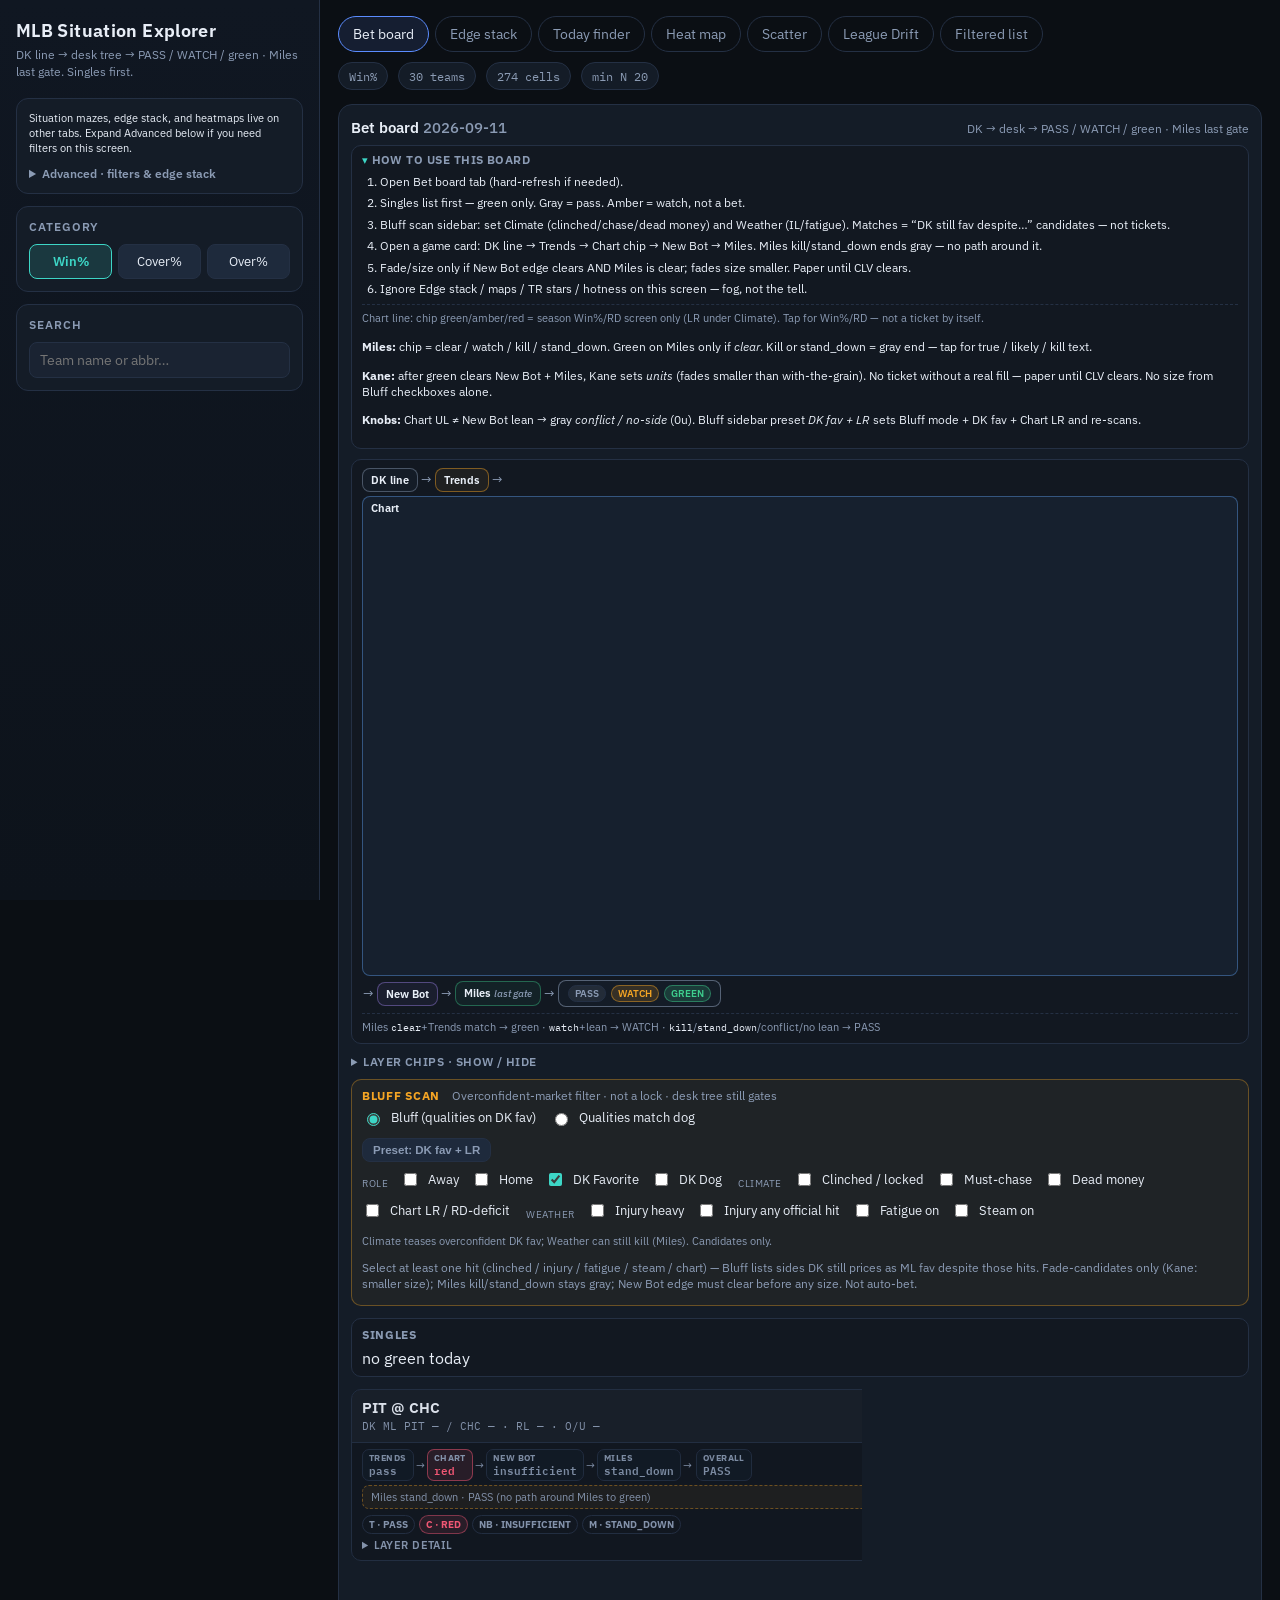
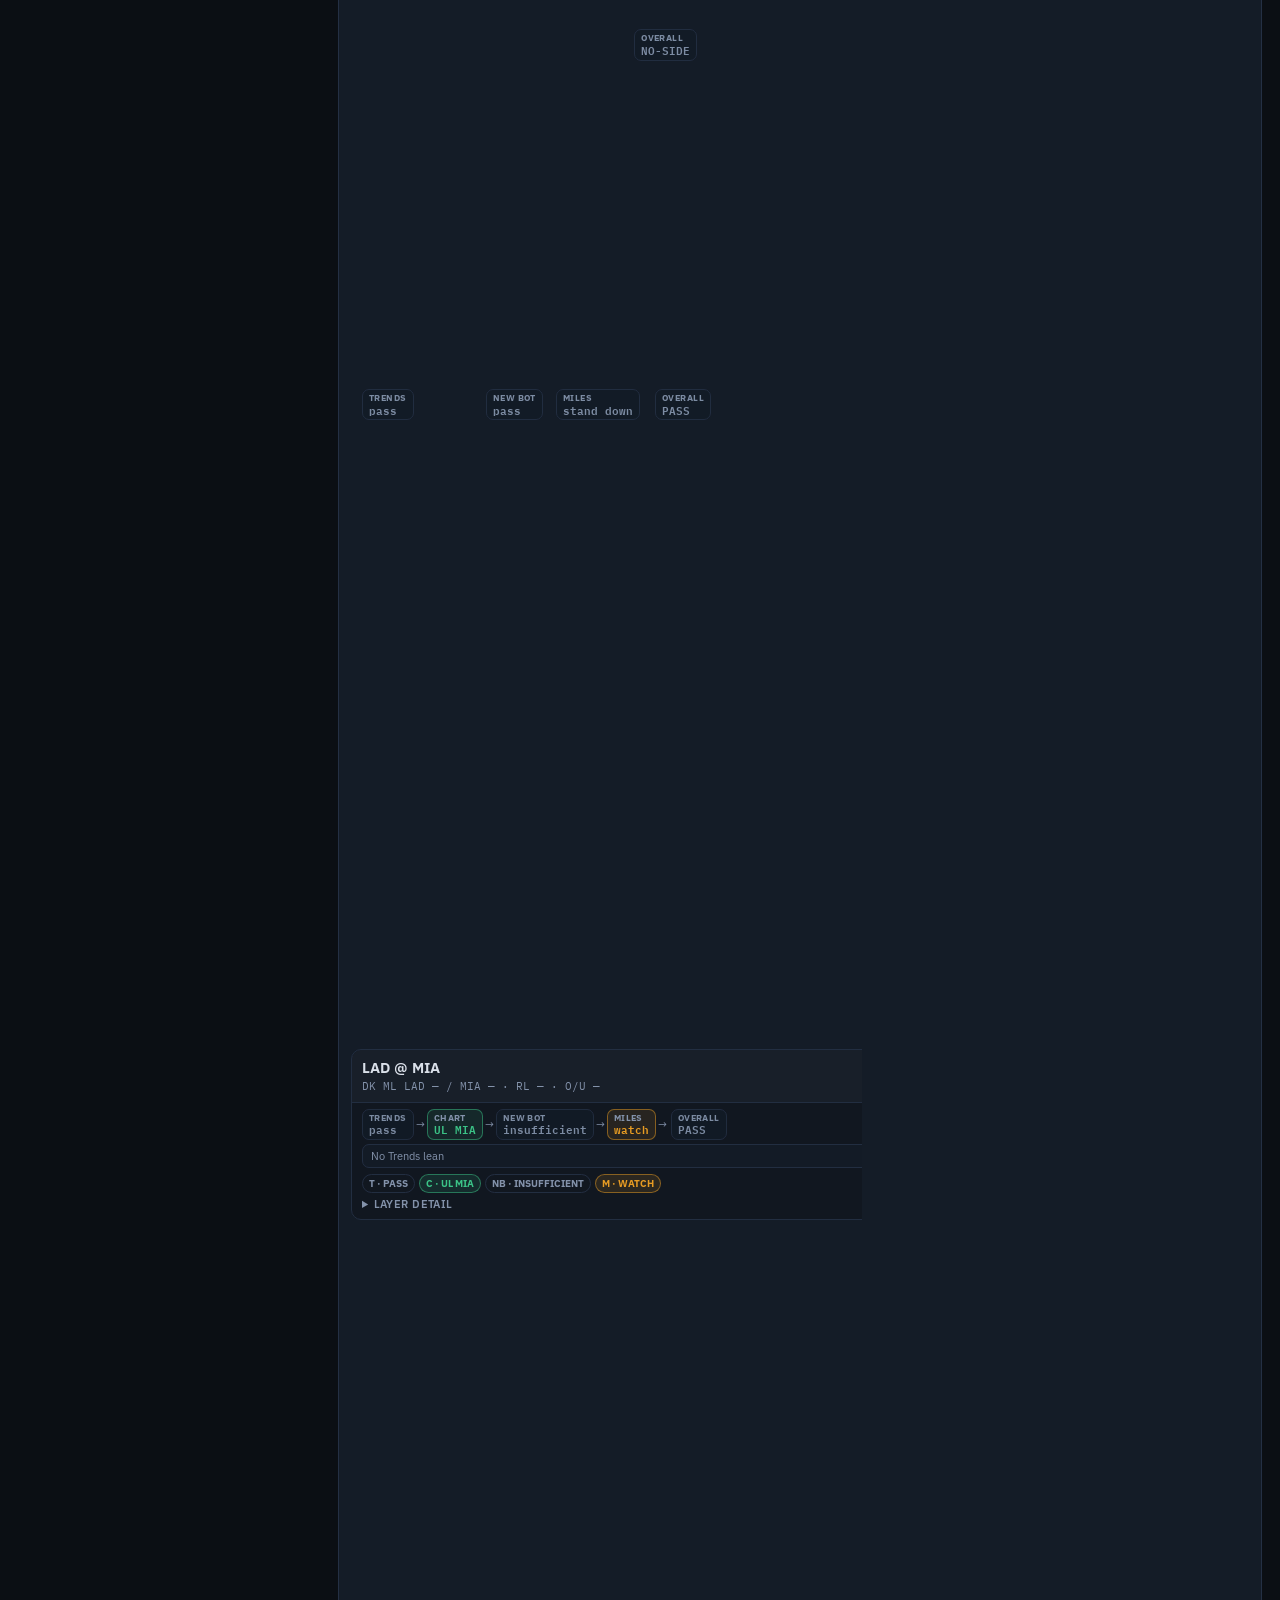
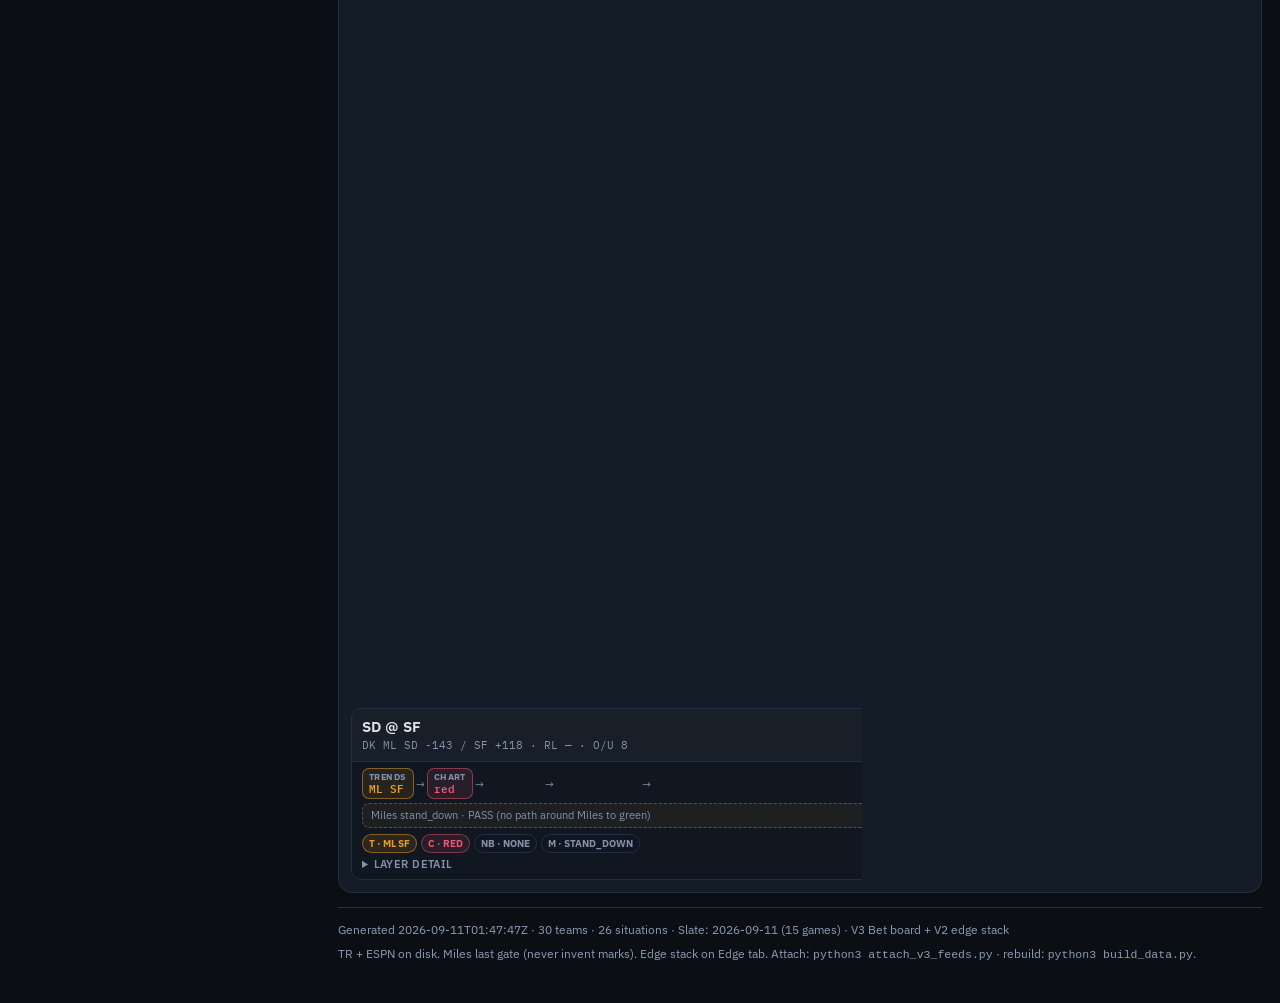
<file: index.html>
<!DOCTYPE html>
<html lang="en">
<head>
  <meta charset="UTF-8" />
  <meta name="viewport" content="width=device-width, initial-scale=1" />
  <title>MLB TeamRankings Situation Explorer</title>
  <link rel="preconnect" href="https://fonts.googleapis.com" />
  <link rel="preconnect" href="https://fonts.gstatic.com" crossorigin />
  <link href="https://fonts.googleapis.com/css2?family=IBM+Plex+Mono:wght@400;500&family=IBM+Plex+Sans:wght@400;500;600;650&display=swap" rel="stylesheet" />
  <link rel="stylesheet" href="styles.css" />
  <script src="https://cdn.plot.ly/plotly-2.35.2.min.js"></script>
</head>
<body>
  <div class="app">
    <aside class="sidebar">
      <div class="brand">
        <h1>MLB Situation Explorer</h1>
        <div class="sub">DK line → desk tree → PASS / WATCH / green · Miles last gate. Singles first.</div>
      </div>
      <div class="bet-advanced-hint control-block" id="bet-advanced-hint" hidden>
        <div class="sub" style="margin:0;font-size:11px;line-height:1.4">Situation mazes, edge stack, and heatmaps live on other tabs. Expand Advanced below if you need filters on this screen.</div>
        <details class="advanced-filters" id="advanced-filters">
          <summary>Advanced · filters &amp; edge stack</summary>
          <p class="sub" style="margin:6px 0 0;font-size:11px;line-height:1.35">Opens situation filters + edge stack in the sidebar below. Bluff scan knobs stay on the Bet board (not behind this).</p>
        </details>
      </div>

      <div class="control-block">
        <h3>Category</h3>
        <div class="seg">
          <button type="button" data-cat="win" class="active">Win%</button>
          <button type="button" data-cat="ats">Cover%</button>
          <button type="button" data-cat="ou">Over%</button>
        </div>
      </div>

      <div class="control-block explorer-only">
        <h3>Situations</h3>
        <div class="preset-row">
          <button type="button" data-preset="all">All</button>
          <button type="button" data-preset="none">Clear all</button>
          <button type="button" data-preset="dogs">Dogs</button>
          <button type="button" data-preset="favs">Favs</button>
          <button type="button" data-preset="location">Location</button>
          <button type="button" data-preset="rest">Rest</button>
        </div>
        <div class="sit-list" id="sit-list"></div>
      </div>

      <div class="control-block explorer-only">
        <h3>Streak filters</h3>
        <div class="row">
          <label>Min W streak</label>
          <input type="range" id="min-w-streak" min="0" max="8" value="0" />
          <span class="val" id="min-w-val">any</span>
        </div>
        <div class="row">
          <label>Min L streak</label>
          <input type="range" id="min-l-streak" min="0" max="8" value="0" />
          <span class="val" id="min-l-val">any</span>
        </div>
        <label class="toggle"><input type="checkbox" id="include-w" checked /> Include winning-streak teams</label>
        <label class="toggle"><input type="checkbox" id="include-l" checked /> Include losing-streak teams</label>
      </div>

      <div class="control-block explorer-only">
        <h3>Last 10</h3>
        <div class="preset-row">
          <button type="button" data-l10="any">Any</button>
          <button type="button" data-l10="hot">Hot (7+)</button>
          <button type="button" data-l10="even">Even (4–6)</button>
          <button type="button" data-l10="cold">Cold (≤3)</button>
        </div>
        <div class="row">
          <label>Min L10 wins</label>
          <input type="range" id="min-l10" min="0" max="10" value="0" />
          <span class="val" id="min-l10-val">any</span>
        </div>
        <div class="row">
          <label>Max L10 wins</label>
          <input type="range" id="max-l10" min="0" max="10" value="10" />
          <span class="val" id="max-l10-val">any</span>
        </div>
      </div>

      <div class="control-block explorer-only">
        <h3>Sample & threshold</h3>
        <div class="row">
          <label>Min N</label>
          <input type="range" id="min-n" min="0" max="80" value="20" />
          <span class="val" id="min-n-val">20</span>
        </div>
        <div class="row">
          <label>Min pct / edge</label>
          <input type="range" id="min-pct" min="-20" max="80" value="0" />
          <span class="val" id="min-pct-val">0</span>
        </div>
        <label class="toggle"><input type="checkbox" id="vs-baseline" /> Vs baseline (color/filter by edge)</label>
        <div class="row" style="margin-top:8px">
          <label>From</label>
          <select id="year-lo"></select>
        </div>
        <div class="row">
          <label>To</label>
          <select id="year-hi"></select>
        </div>
        <div class="preset-row" style="margin-top:6px">
          <button type="button" data-years="last5">Last 5</button>
          <button type="button" data-years="last10">Last 10</button>
          <button type="button" data-years="all">All</button>
        </div>
        <div class="sub" id="year-span" style="margin-top:6px;font-size:11px;color:var(--muted);line-height:1.35">
          Edge vs pooled TeamRankings rate in the years you pick.
        </div>
      </div>


      <div class="control-block explorer-only" id="edge-stack-controls">
        <h3>V2 Edge stack</h3>
        <label class="toggle"><input type="checkbox" id="edge-stack-on" checked /> Edge stack mode (score teams)</label>
        <div class="sub" style="margin-top:4px;font-size:11px;color:var(--muted);line-height:1.35">
          <code>edge_pp = Σ enabled layers</code> vs year-range baseline (center of mass). Market = Category WIN or ATS (O/U out of stack). L10 + streak stay filters only.
        </div>
        <div class="row" style="margin-top:8px">
          <label>Min edge_pp</label>
          <input type="range" id="min-edge" min="-20" max="20" value="-20" />
          <span class="val" id="min-edge-val">any</span>
        </div>
        <h3 style="margin-top:12px">Layers</h3>
        <label class="toggle"><input type="checkbox" id="layer-tr" checked /> TR situations (signed Δ, context-matched)</label>
        <label class="toggle"><input type="checkbox" id="layer-injury" checked /> Injury / suspension (− only)</label>
        <label class="toggle"><input type="checkbox" id="layer-late" checked /> Late-season master (Aug 15+)</label>
        <label class="toggle"><input type="checkbox" id="layer-fatigue" checked /> Fatigue (−)</label>
        <label class="toggle"><input type="checkbox" id="layer-steam" checked /> Interim Steam (+ RD/G&gt;0)</label>
        <div class="sub" style="margin-top:6px;font-size:11px;color:var(--muted);line-height:1.35">
          TR Δ = team% − baseline%; per-Δ clamp [−8,+8]; Σ TR clamp [−10,+10]; at most one role (specific&gt;dog/fav&gt;home/away), one after W/L, one rest, one div/league. After W/L, rest, division default OFF.
          Injury: SP IL/susp −4W/−2A; recent noted non-SP −1W/−0.5A; chronic badge only; cap −6W/−3A. No opponent +. Magnitudes not backtested.
          Late-season: clinched −1.5W; must_chase +1.5W/+0.5A; dead_money −1W (+1A if DK dog). “Incentive overlay, partly priced.”
          Fatigue: DH G2 OR asymmetric rest (0 vs opp ≥1d) OR TR rest_disadvantage (opp equal/adv) — DROP games≥6; not L10/streak. −1.5W/−1.0A.
          Steam: season RD/G&gt;0 snapshot +0.5; rolling RD deferred. If Steam ON, RD-surplus-dog filter is not a second +.
          <strong>News &amp; Coaching scored layers: PARKED</strong> (would invent).
        </div>
      </div>

      <div class="control-block explorer-only">
        <h3>Today’s slate</h3>
        <label class="toggle"><input type="checkbox" id="today-only" /> Only situations true for today’s games</label>
        <label class="toggle"><input type="checkbox" id="rd-surplus-dog" /> Home dog + RD/G&gt;0 (2026 snapshot)</label>
        <div class="sub" style="margin-top:6px;font-size:11px;color:var(--muted);line-height:1.35">
          Today-only: keep home/away/fav/dog/after W-L if that role is true on today’s DK board.
          Home dog + RD/G>0: today’s DK home underdog with season ESPN DIFF/(W+L) > 0. 2026 snapshot, look-ahead — a screen, not an out-of-sample edge.
        </div>
        <h3 style="margin-top:12px">Playoff race <span style="font-weight:500;color:var(--muted)">(look-ahead)</span></h3>
        <label class="toggle"><input type="checkbox" id="poff-clinched" /> Clinched / locked (POFF≥99%)</label>
        <label class="toggle"><input type="checkbox" id="poff-must-chase" /> Must-chase (POFF 5–40% or GB≤3)</label>
        <label class="toggle"><input type="checkbox" id="poff-dead-money" /> Dead money (POFF&lt;1% and GB≥15)</label>
        <div class="sub" style="margin-top:4px;font-size:11px;color:var(--muted);line-height:1.35">
          2026 ESPN snapshot / look-ahead — filters teams by current POFF/GB. No historical hit rate.
        </div>
        <h3 style="margin-top:12px">Injury <span style="font-weight:500;color:var(--muted)">(official, 40-man)</span></h3>
        <label class="toggle"><input type="checkbox" id="confirmed-il" /> Recent IL / SP on IL (official, 40-man)</label>
        <div class="sub" style="margin-top:4px;font-size:11px;color:var(--muted);line-height:1.35">
          Screen: 7-day “placed on … injured list” transaction for either club (dialed from locked 14d — Sep 3 slate was 9/9 at 14d), OR today’s probable SP on that club’s 40-man IL.
          Badge (non-screening): 40-man IL with notes. Chronic D60 after day 14 is badge-only. Universe: StatsAPI rosterType=40Man (D7/D10/D15/D60). Never day-to-day/questionable.
        </div>
        <h3 style="margin-top:12px">Weather <span style="font-weight:500;color:var(--muted)">(ESPN)</span></h3>
        <label class="toggle"><input type="checkbox" id="wx-indoor" /> Dome / indoor</label>
        <label class="toggle"><input type="checkbox" id="wx-hot" /> Hot outdoor (≥90°)</label>
        <label class="toggle"><input type="checkbox" id="wx-precip" /> Precip / storm risk</label>
        <div class="sub" style="margin-top:4px;font-size:11px;color:var(--muted);line-height:1.35">
          From ESPN scoreboard venue/weather when present. Null temp/condition left blank — not invented.
        </div>
        <h3 style="margin-top:12px">F5 proxy <span style="font-weight:500;color:var(--muted)">(not an edge)</span></h3>
        <label class="toggle"><input type="checkbox" id="starter-adj-gap" /> Starter-adj gap |Δ|≥2</label>
        <div class="sub" style="margin-top:4px;font-size:11px;color:var(--muted);line-height:1.35">
          ESPN predictor starterAdjustment gap — slate screen only, not a backtested F5 trend.
        </div>
      </div>

      <div class="control-block">
        <h3>Search</h3>
        <input type="search" id="search" placeholder="Team name or abbr…" />
      </div>
    </aside>

    <main class="main">
      <div class="topbar">
        <div class="tabs">
          <button type="button" data-tab="bet" class="active">Bet board</button>
          <button type="button" data-tab="edge">Edge stack</button>
          <button type="button" data-tab="today">Today finder</button>
          <button type="button" data-tab="heat">Heat map</button>
          <button type="button" data-tab="scatter">Scatter</button>
          <button type="button" data-tab="drift">League Drift</button>
          <button type="button" data-tab="list">Filtered list</button>
        </div>
        <div class="stats-pill">
          <span id="stat-cat">Win%</span>
          <span id="stat-teams">— teams</span>
          <span id="stat-rows">— cells</span>
          <span id="stat-n">min N 20</span>
        </div>
      </div>

      <div class="detail-bar" id="detail-bar">
        <div id="detail-text"></div>
        <button type="button" id="unpin">Unpin</button>
      </div>

      <section class="panel view-panel hidden" data-view="heat">
        <div class="panel-title">
          <h2>Heat map</h2>
          <span class="hint">Rows = teams · columns = situations · click a row to pin</span>
        </div>
        <div id="heat-chart" class="chart"></div>
      </section>

      <section class="panel view-panel hidden" data-view="scatter">
        <div class="panel-title">
          <h2>Scatter</h2>
          <span class="hint">Point size ~ sample size · color by streak (win/cover mode) or DIFF</span>
        </div>
        <div class="scatter-controls">
          <div class="field">
            <span>Mode</span>
            <select id="scatter-mode">
              <option value="situations">Situation A vs B (same category)</option>
              <option value="win_cover">Win% vs Cover% (one situation)</option>
            </select>
          </div>
          <div id="scatter-xy-wrap" style="display:contents">
            <div class="field">
              <span>X situation</span>
              <select id="scatter-x"></select>
            </div>
            <div class="field">
              <span>Y situation</span>
              <select id="scatter-y"></select>
            </div>
          </div>
          <div class="field" id="scatter-sit-wrap" style="display:none">
            <span>Situation</span>
            <select id="scatter-sit"></select>
          </div>
        </div>
        <div id="scatter-chart" class="chart"></div>
      </section>


      <section class="panel view-panel hidden" data-view="drift">
        <div class="panel-title">
          <h2>League Drift</h2>
          <span class="hint">Climate view · living standings scrubber · not a Bet ticket</span>
        </div>
        <p class="sub" style="margin:0 0 10px;font-size:12px;color:var(--muted);line-height:1.4">
          League climate only — verified daily closes with Play trails + date range. Off the Bet ticket tree; Chart refreshes the feed later.
        </p>
        <iframe class="drift-frame" src="league_drift.html?v=espn-table-1" title="League Drift scrubber" loading="lazy"></iframe>
      </section>

      <section class="panel view-panel hidden" data-view="edge">
        <div class="panel-title">
          <h2>Edge board</h2>
          <span class="hint">Per-team edge_pp vs year-range baseline · chips = signed layer pp · priced layers tagged</span>
        </div>
        <div class="sub" id="edge-summary" style="margin:0 0 10px;font-size:12px;color:var(--muted);line-height:1.4"></div>
        <div id="edge-board"></div>
      </section>

      <section class="panel view-panel hidden" data-view="list">
        <div class="panel-title">
          <h2>Filtered list</h2>
          <span class="hint" id="list-count">0 rows</span>
        </div>
        <div class="sub" id="according-to" style="margin:0 0 10px;font-size:12px;color:var(--muted);line-height:1.4"></div>
        <div id="list-table"></div>
      </section>


      <section class="panel view-panel" data-view="bet">
        <div class="panel-title">
          <h2>Bet board <span id="bet-date" style="color:var(--muted);font-weight:500"></span></h2>
          <span class="hint">DK → desk → PASS / WATCH / green · Miles last gate</span>
        </div>
        <details class="bet-howto" id="bet-howto" open>
          <summary>How to use this board</summary>
          <ol class="bet-howto-list">
            <li>Open Bet board tab (hard-refresh if needed).</li>
            <li>Singles list first — green only. Gray = pass. Amber = watch, not a bet.</li>
            <li>Bluff scan sidebar: set Climate (clinched/chase/dead money) and Weather (IL/fatigue). Matches = “DK still fav despite…” candidates — not tickets.</li>
            <li>Open a game card: DK line → Trends → Chart chip → New Bot → Miles. Miles kill/stand_down ends gray — no path around it.</li>
            <li>Fade/size only if New Bot edge clears AND Miles is clear; fades size smaller. Paper until CLV clears.</li>
            <li>Ignore Edge stack / maps / TR stars / hotness on this screen — fog, not the tell.</li>
          </ol>
          <p class="bet-howto-chart">Chart line: chip green/amber/red = season Win%/RD screen only (LR under Climate). Tap for Win%/RD — not a ticket by itself.</p>
          <p class="bet-howto-miles"><strong>Miles:</strong> chip = clear / watch / kill / stand_down. Green on Miles only if <em>clear</em>. Kill or stand_down = gray end — tap for true / likely / kill text.</p>
          <p class="bet-howto-kane"><strong>Kane:</strong> after green clears New Bot + Miles, Kane sets <em>units</em> (fades smaller than with-the-grain). No ticket without a real fill — paper until CLV clears. No size from Bluff checkboxes alone.</p>
          <p class="bet-howto-knobs"><strong>Knobs:</strong> Chart UL ≠ New Bot lean → gray <em>conflict / no-side</em> (0u). Bluff sidebar preset <em>DK fav + LR</em> sets Bluff mode + DK fav + Chart LR and re-scans.</p>
        </details>
        <div class="bet-flow-legend compact" id="bet-flow-legend" aria-label="Decision tree legend">
          <div class="bet-flow-row">
            <div class="flow-node slate">DK line</div>
            <span class="flow-arrow" aria-hidden="true">→</span>
            <div class="flow-node trends">Trends</div>
            <span class="flow-arrow" aria-hidden="true">→</span>
            <div class="flow-node chart">Chart</div>
            <span class="flow-arrow" aria-hidden="true">→</span>
            <div class="flow-node newbot">New Bot</div>
            <span class="flow-arrow" aria-hidden="true">→</span>
            <div class="flow-node miles">Miles <em>last gate</em></div>
            <span class="flow-arrow" aria-hidden="true">→</span>
            <div class="flow-node compress"><span class="tint-swatch gray">PASS</span> <span class="tint-swatch amber">WATCH</span> <span class="tint-swatch green">GREEN</span></div>
          </div>
          <div class="bet-flow-kills compact-kills">
            Miles <code>clear</code>+Trends match → green · <code>watch</code>+lean → WATCH · <code>kill</code>/<code>stand_down</code>/conflict/no lean → PASS
          </div>
        </div>
        <details class="bet-layer-toggles-wrap" id="bet-layer-toggles-wrap">
          <summary>Layer chips · show / hide</summary>
          <div class="bet-layer-toggles" id="bet-layer-toggles">
            <label class="toggle"><input type="checkbox" id="bet-layer-trends" checked /> Trends</label>
            <label class="toggle"><input type="checkbox" id="bet-layer-chart" checked /> Chart</label>
            <label class="toggle"><input type="checkbox" id="bet-layer-newbot" checked /> New Bot</label>
            <label class="toggle"><input type="checkbox" id="bet-layer-miles" checked /> Miles</label>
          </div>
        </details>
        <aside class="bluff-scan" id="bluff-scan" aria-label="Bluff scan quality filter">
          <div class="bluff-scan-head">
            <h3>Bluff scan</h3>
            <span class="hint">Overconfident-market filter · not a lock · desk tree still gates</span>
          </div>
          <div class="bluff-mode-row" role="radiogroup" aria-label="Scan mode">
            <label class="toggle"><input type="radio" name="bluff-mode" id="bluff-mode-bluff" value="bluff" checked /> Bluff (qualities on DK fav)</label>
            <label class="toggle"><input type="radio" name="bluff-mode" id="bluff-mode-dog" value="dog" /> Qualities match dog</label>
          </div>
          <div class="bluff-presets">
            <button type="button" class="bluff-preset-btn" id="bluff-preset-dk-fav-lr">Preset: DK fav + LR</button>
          </div>
          <div class="bluff-filters" id="bluff-filters">
            <span class="bluff-group-label">Role</span>
            <label class="toggle"><input type="checkbox" id="bluff-away" /> Away</label>
            <label class="toggle"><input type="checkbox" id="bluff-home" /> Home</label>
            <label class="toggle"><input type="checkbox" id="bluff-dk-fav" checked /> DK Favorite</label>
            <label class="toggle"><input type="checkbox" id="bluff-dk-dog" /> DK Dog</label>
            <span class="bluff-group-label">Climate</span>
            <label class="toggle"><input type="checkbox" id="bluff-clinched" /> Clinched / locked</label>
            <label class="toggle"><input type="checkbox" id="bluff-must-chase" /> Must-chase</label>
            <label class="toggle"><input type="checkbox" id="bluff-dead-money" /> Dead money</label>
            <label class="toggle" id="bluff-chart-wrap"><input type="checkbox" id="bluff-chart-lr" /> Chart LR / RD-deficit</label>
            <span class="bluff-group-label">Weather</span>
            <label class="toggle"><input type="checkbox" id="bluff-inj-heavy" /> Injury heavy</label>
            <label class="toggle"><input type="checkbox" id="bluff-inj-any" /> Injury any official hit</label>
            <label class="toggle"><input type="checkbox" id="bluff-fatigue" /> Fatigue on</label>
            <label class="toggle"><input type="checkbox" id="bluff-steam" /> Steam on</label>
          </div>
          <p class="bluff-help" id="bluff-help">
            Climate teases overconfident DK fav; Weather can still kill (Miles). Candidates only.
          </p>
          <div class="bluff-results" id="bluff-results"></div>
        </aside>
        <div class="singles-strip" id="singles-strip"></div>
        <div class="bet-grid" id="bet-grid"></div>
      </section>

      <section class="panel explorer-today" id="today-panel">
        <div class="panel-title">
          <h2>Today’s slate <span id="today-date" style="color:var(--muted);font-weight:500"></span></h2>
          <span class="hint">DK dog / fav vs strong TR home-dog or away-dog · triples when ESPN also favors the dog</span>
        </div>
        <div class="slate-grid" id="today-grid"></div>
      </section>

      <!-- duplicate today as tab view -->
      <section class="panel view-panel hidden" data-view="today">
        <div class="panel-title">
          <h2>Today finder</h2>
          <span class="hint">DK dog vs strong TR home/away dog · triples when ESPN favors the dog</span>
        </div>
        <div class="slate-grid" id="today-tab-grid"></div>
      </section>

      <footer>
        <div id="meta-line"></div>
        <p style="margin:8px 0 0">
          TR + ESPN on disk. Miles last gate (never invent marks). Edge stack on Edge tab. Attach: <code>python3 attach_v3_feeds.py</code> · rebuild: <code>python3 build_data.py</code>.
        </p>
      </footer>
    </main>
  </div>
  <script src="app.js"></script>
</body>
</html>
</file>
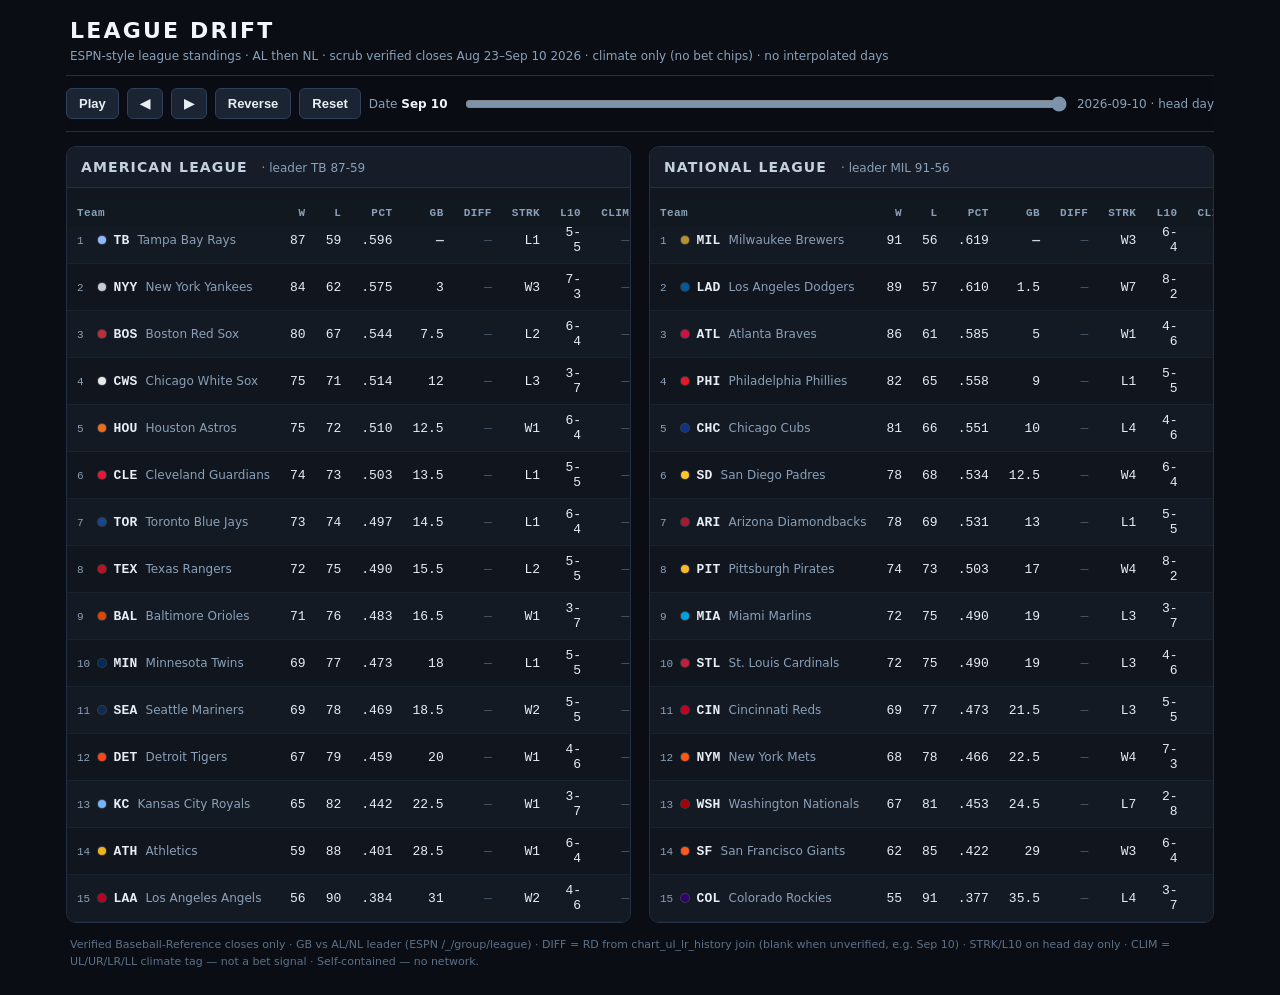
<file: league_drift.html>
<!DOCTYPE html>
<html lang="en"><head><meta charset="utf-8"/>
<meta name="viewport" content="width=device-width, initial-scale=1"/>
<title>League Drift — MLB standings Aug 23–Sep 10 2026</title>
<style>
:root{
  --bg:#0a0e14; --panel:#11161f; --row:#141a24; --row2:#10151e;
  --line:#243041; --text:#e8eef6; --muted:#8aa0b8; --head:#c5d0de;
  --accent:#d6dde8; --chip:#2a3545; --chip-text:#b8c6d6;
}
*{box-sizing:border-box;}
html,body{margin:0;min-height:100%;background:var(--bg);color:var(--text);
  font-family:system-ui,-apple-system,Segoe UI,Roboto,Helvetica,Arial,sans-serif;}
#wrap{max-width:1180px;margin:0 auto;padding:0 16px 24px;}
header{padding:18px 4px 10px;border-bottom:1px solid var(--line);}
h1{margin:0;font-size:22px;letter-spacing:.1em;font-weight:800;color:#f2f6fb;}
.sub{color:var(--muted);font-size:12px;margin-top:5px;line-height:1.45;}
#bar{display:flex;gap:8px;align-items:center;padding:12px 0;flex-wrap:wrap;
  position:sticky;top:0;z-index:20;background:rgba(10,14,20,.94);backdrop-filter:blur(8px);
  border-bottom:1px solid var(--line);}
button{background:#1a2433;color:var(--text);border:1px solid #2f4058;border-radius:6px;
  padding:7px 12px;cursor:pointer;font-size:13px;font-weight:600;}
button:hover{background:#243246;}
button.active{background:#2c3d56;border-color:#4a678a;}
#scrubWrap{flex:1 1 220px;min-width:160px;display:flex;align-items:center;gap:10px;}
input[type=range]{flex:1;width:100%;accent-color:#7d93ab;}
#dlbl{font-weight:700;color:#f0f4fa;min-width:4.5em;display:inline-block;}
.date-meta{color:var(--muted);font-size:12px;}
#boards{display:grid;grid-template-columns:1fr 1fr;gap:18px;margin-top:14px;}
@media (max-width:900px){#boards{grid-template-columns:1fr;}}
.board{background:var(--panel);border:1px solid var(--line);border-radius:10px;overflow:hidden;}
.board h2{margin:0;padding:12px 14px;font-size:14px;letter-spacing:.08em;text-transform:uppercase;
  background:#161d28;border-bottom:1px solid var(--line);color:var(--head);}
.board h2 span{color:var(--muted);font-weight:500;letter-spacing:0;text-transform:none;margin-left:8px;font-size:12px;}
table.stand{width:100%;border-collapse:collapse;font-variant-numeric:tabular-nums;
  font-family:ui-monospace,SFMono-Regular,Menlo,Consolas,monospace;font-size:13px;}
table.stand thead th{text-align:right;padding:8px 10px;color:var(--muted);font-size:11px;
  font-weight:700;letter-spacing:.04em;border-bottom:1px solid var(--line);background:#121820;
  position:sticky;top:52px;z-index:5;}
table.stand thead th.team{text-align:left;}
table.stand tbody td{padding:8px 10px;border-bottom:1px solid #1a2330;text-align:right;color:var(--text);}
table.stand tbody tr:nth-child(even){background:var(--row2);}
table.stand tbody tr:nth-child(odd){background:var(--row);}
table.stand tbody tr:hover{background:#1b2433;}
table.stand td.team{text-align:left;white-space:nowrap;}
.rk{display:inline-block;min-width:1.4em;color:var(--muted);font-size:11px;margin-right:6px;}
.abbr{font-weight:800;letter-spacing:.02em;}
.fullname{color:var(--muted);font-size:12px;margin-left:8px;font-weight:500;
  font-family:system-ui,-apple-system,Segoe UI,Roboto,sans-serif;}
@media (max-width:1100px){.fullname{display:none;}}
.dot{display:inline-block;width:8px;height:8px;border-radius:50%;margin-right:7px;vertical-align:middle;
  box-shadow:0 0 0 1px rgba(255,255,255,.15);}
.gb-lead{color:#c9d4e2;font-weight:700;}
.diff-pos{color:#b7c4d4;} .diff-neg{color:#8aa0b8;} .diff-miss{color:#4a5a6c;}
.clim{display:inline-block;min-width:2.1em;padding:1px 6px;border-radius:4px;font-size:10px;
  font-weight:800;letter-spacing:.04em;background:var(--chip);color:var(--chip-text);}
.clim.UL{background:#2a3548;color:#9eb4cc;}
.clim.UR{background:#2e3a4c;color:#b0c2d4;}
.clim.LR{background:#273343;color:#8aa0b8;}
.clim.LL{background:#222c3a;color:#6f849a;}
.empty{color:#4a5a6c;}
#note{padding:14px 4px 0;color:#5c7188;font-size:11px;line-height:1.5;}
#emptyGuard{display:none;padding:40px;text-align:center;color:#c9d6e5;border:1px dashed #2a3d55;border-radius:10px;margin-top:16px;}
</style></head><body>
<div id="wrap">
<header>
<h1>LEAGUE DRIFT</h1>
<div class="sub">ESPN-style league standings · AL then NL · scrub verified closes Aug 23–Sep 10 2026 · climate only (no bet chips) · no interpolated days</div>
</header>
<div id="bar">
<button id="play" type="button">Play</button>
<button id="stepBack" type="button" title="Step back">◀</button>
<button id="stepFwd" type="button" title="Step forward">▶</button>
<button id="reverse" type="button" title="Reverse play direction">Reverse</button>
<button id="reset" type="button">Reset</button>
<label class="date-meta">Date <span id="dlbl"></span></label>
<div id="scrubWrap"><input id="scrub" type="range" min="0" value="0" aria-label="Date scrubber"/></div>
<span class="date-meta" id="dmeta"></span>
</div>
<div id="emptyGuard">No standings rows — data failed to load.</div>
<div id="boards">
  <section class="board" aria-label="American League">
    <h2>American League <span id="alLead"></span></h2>
    <table class="stand" id="alTable">
      <thead><tr>
        <th class="team">Team</th><th>W</th><th>L</th><th>PCT</th><th>GB</th>
        <th>DIFF</th><th>STRK</th><th class="l10h">L10</th><th>CLIM</th>
      </tr></thead>
      <tbody></tbody>
    </table>
  </section>
  <section class="board" aria-label="National League">
    <h2>National League <span id="nlLead"></span></h2>
    <table class="stand" id="nlTable">
      <thead><tr>
        <th class="team">Team</th><th>W</th><th>L</th><th>PCT</th><th>GB</th>
        <th>DIFF</th><th>STRK</th><th class="l10h">L10</th><th>CLIM</th>
      </tr></thead>
      <tbody></tbody>
    </table>
  </section>
</div>
<div id="note">Verified Baseball-Reference closes only · GB vs AL/NL leader (ESPN /_/group/league) · DIFF = RD from chart_ul_lr_history join (blank when unverified, e.g. Sep 10) · STRK/L10 on head day only · CLIM = UL/UR/LR/LL climate tag — not a bet signal · Self-contained — no network.</div>
</div>
<script>
const DATA = {"dates":["2026-08-23","2026-08-24","2026-08-25","2026-08-26","2026-08-27","2026-08-28","2026-08-29","2026-08-30","2026-08-31","2026-09-01","2026-09-02","2026-09-03","2026-09-04","2026-09-05","2026-09-06","2026-09-07","2026-09-08","2026-09-09","2026-09-10"],"labels":["Aug 23","Aug 24","Aug 25","Aug 26","Aug 27","Aug 28","Aug 29","Aug 30","Aug 31","Sep 1","Sep 2","Sep 3","Sep 4","Sep 5","Sep 6","Sep 7","Sep 8","Sep 9","Sep 10"],"head_date":"2026-09-10","teams":{"MIL":{"br":"MIL","lg":"NL","color":"#B6922E","name":"Milwaukee Brewers","ranks":[1,1,1,1,1,1,1,1,1,1,1,1,1,1,1,1,1,1,1],"lg_ranks":[1,1,1,1,1,1,1,1,1,1,1,1,1,1,1,1,1,1,1],"pcts":[0.618,0.618,0.614,0.617,0.619,0.622,0.625,0.62,0.616,0.619,0.621,0.617,0.62,0.615,0.611,0.614,0.616,0.619,0.619],"W":[81,81,81,82,83,84,85,85,85,86,87,87,88,88,88,89,90,91,91],"L":[50,50,51,51,51,51,51,52,53,53,53,54,54,55,56,56,56,56,56],"gb":[0.0,0.0,0.0,0.0,0.0,0.0,0.0,0.0,0.0,0.0,0.0,0.0,0.0,0.0,0.0,0.0,0.0,0.0,0.0],"gb_mlb":[0.0,0.0,0.0,0.0,0.0,0.0,0.0,0.0,0.0,0.0,0.0,0.0,0.0,0.0,0.0,0.0,0.0,0.0,0.0],"RD":[161,161,160,167,173,178,180,177,163,168,172,171,174,172,168,169,170,172,null],"quadrant":["UR","UR","UR","UR","UR","UR","UR","UR","UR","UR","UR","UR","UR","UR","UR","UR","UR","UR",null],"chart_ul":[false,false,false,false,false,false,false,false,false,false,false,false,false,false,false,false,false,false,null],"chart_lr":[false,false,false,false,false,false,false,false,false,false,false,false,false,false,false,false,false,false,null],"streak":"W3","L10":"6-4"},"LAD":{"br":"LAD","lg":"NL","color":"#005A9C","name":"Los Angeles Dodgers","ranks":[2,2,2,2,2,2,4,4,2,3,4,3,3,2,2,2,2,2,2],"lg_ranks":[2,2,2,2,2,2,3,3,2,2,3,3,3,2,2,2,2,2,2],"pcts":[0.611,0.611,0.606,0.602,0.597,0.6,0.596,0.599,0.599,0.594,0.59,0.593,0.596,0.599,0.601,0.604,0.607,0.61,0.61],"W":[80,80,80,80,80,81,81,82,82,82,82,83,84,85,86,87,88,89,89],"L":[51,51,52,53,54,54,55,55,55,56,57,57,57,57,57,57,57,57,57],"gb":[1.0,1.0,1.0,2.0,3.0,3.0,4.0,3.0,2.5,3.5,4.5,3.5,3.5,2.5,1.5,1.5,1.5,1.5,1.5],"gb_mlb":[1.0,1.0,1.0,2.0,3.0,3.0,4.0,3.0,2.5,3.5,4.5,3.5,3.5,2.5,1.5,1.5,1.5,1.5,1.5],"RD":[151,151,150,149,148,149,148,153,153,148,146,147,149,150,152,155,156,169,null],"quadrant":["UR","UR","UR","UR","UR","UR","UR","UR","UR","UR","UR","UR","UR","UR","UR","UR","UR","UR",null],"chart_ul":[false,false,false,false,false,false,false,false,false,false,false,false,false,false,false,false,false,false,null],"chart_lr":[false,false,false,false,false,false,false,false,false,false,false,false,false,false,false,false,false,false,null],"streak":"W7","L10":"8-2"},"TB":{"br":"TBR","lg":"AL","color":"#8FB8FF","name":"Tampa Bay Rays","ranks":[3,3,3,3,3,3,2,2,3,2,2,4,4,3,4,3,3,3,3],"lg_ranks":[1,1,1,1,1,1,1,1,1,1,1,1,1,1,1,1,1,1,1],"pcts":[0.592,0.595,0.591,0.594,0.594,0.597,0.6,0.603,0.599,0.601,0.597,0.593,0.596,0.599,0.594,0.594,0.597,0.6,0.596],"W":[77,78,78,79,79,80,81,82,82,83,83,83,84,85,85,85,86,87,87],"L":[53,53,54,54,54,54,54,54,55,55,56,57,57,57,58,58,58,58,59],"gb":[0.0,0.0,0.0,0.0,0.0,0.0,0.0,0.0,0.0,0.0,0.0,0.0,0.0,0.0,0.0,0.0,0.0,0.0,0.0],"gb_mlb":[3.5,3.0,3.0,3.0,3.5,3.5,3.5,2.5,2.5,2.5,3.5,3.5,3.5,2.5,2.5,3.0,3.0,3.0,3.5],"RD":[44,47,44,47,47,52,53,54,53,57,51,45,46,49,47,47,53,58,null],"quadrant":["UR","UR","UR","UR","UR","UR","UR","UR","UR","UR","UR","UR","UR","UR","UR","UR","UR","UR",null],"chart_ul":[false,false,false,false,false,false,false,false,false,false,false,false,false,false,false,false,false,false,null],"chart_lr":[false,false,false,false,false,false,false,false,false,false,false,false,false,false,false,false,false,false,null],"streak":"L1","L10":"5-5"},"ATL":{"br":"ATL","lg":"NL","color":"#CE1141","name":"Atlanta Braves","ranks":[4,4,4,4,4,4,3,3,4,4,3,2,2,4,3,4,4,4,4],"lg_ranks":[3,3,3,3,3,3,2,2,3,3,2,2,2,3,3,3,3,3,3],"pcts":[0.58,0.58,0.583,0.586,0.59,0.593,0.596,0.599,0.594,0.59,0.593,0.593,0.596,0.592,0.594,0.59,0.586,0.582,0.585],"W":[76,76,77,78,79,80,81,82,82,82,83,83,84,84,85,85,85,85,86],"L":[55,55,55,55,55,55,55,55,56,57,57,57,57,58,58,59,60,61,61],"gb":[5.0,5.0,4.0,4.0,4.0,4.0,4.0,3.0,3.0,4.0,4.0,3.5,3.5,3.5,2.5,3.5,4.5,5.5,5.0],"gb_mlb":[5.0,5.0,4.0,4.0,4.0,4.0,4.0,3.0,3.0,4.0,4.0,3.5,3.5,3.5,2.5,3.5,4.5,5.5,5.0],"RD":[110,110,111,112,113,115,116,117,113,109,118,118,121,119,120,119,113,108,null],"quadrant":["UR","UR","UR","UR","UR","UR","UR","UR","UR","UR","UR","UR","UR","UR","UR","UR","UR","UR",null],"chart_ul":[false,false,false,false,false,false,false,false,false,false,false,false,false,false,false,false,false,false,null],"chart_lr":[false,false,false,false,false,false,false,false,false,false,false,false,false,false,false,false,false,false,null],"streak":"W1","L10":"4-6"},"CHC":{"br":"CHC","lg":"NL","color":"#0E3386","name":"Chicago Cubs","ranks":[5,5,5,6,5,6,5,6,5,7,7,7,6,6,6,7,7,7,7],"lg_ranks":[4,4,4,4,4,4,4,4,4,5,5,5,4,4,4,5,5,5,5],"pcts":[0.573,0.576,0.571,0.567,0.567,0.563,0.566,0.562,0.565,0.561,0.557,0.56,0.563,0.566,0.562,0.559,0.555,0.551,0.551],"W":[75,76,76,76,76,76,77,77,78,78,78,79,80,81,81,81,81,81,81],"L":[56,56,57,58,58,59,59,60,60,61,62,62,62,62,63,64,65,66,66],"gb":[6.0,5.5,5.5,6.5,7.0,8.0,8.0,8.0,7.0,8.0,9.0,8.0,8.0,7.0,7.0,8.0,9.0,10.0,10.0],"gb_mlb":[6.0,5.5,5.5,6.5,7.0,8.0,8.0,8.0,7.0,8.0,9.0,8.0,8.0,7.0,7.0,8.0,9.0,10.0,10.0],"RD":[115,122,121,119,119,117,129,127,141,136,132,133,138,139,132,131,130,128,null],"quadrant":["UR","UR","UR","UR","UR","UR","UR","UR","UR","UR","UR","UR","UR","UR","UR","UR","UR","UR",null],"chart_ul":[false,false,false,false,false,false,false,false,false,false,false,false,false,false,false,false,false,false,null],"chart_lr":[false,false,false,false,false,false,false,false,false,false,false,false,false,false,false,false,false,false,null],"streak":"L4","L10":"4-6"},"NYY":{"br":"NYY","lg":"AL","color":"#C4CED4","name":"New York Yankees","ranks":[6,6,6,5,6,5,6,5,6,5,5,5,5,5,5,5,5,5,5],"lg_ranks":[2,2,2,2,2,2,2,2,2,2,2,2,2,2,2,2,2,2,2],"pcts":[0.569,0.569,0.565,0.568,0.564,0.567,0.566,0.569,0.565,0.568,0.571,0.571,0.567,0.57,0.566,0.566,0.569,0.572,0.575],"W":[74,74,74,75,75,76,77,78,78,79,80,80,80,81,81,81,82,83,84],"L":[56,56,57,57,58,58,59,59,60,60,60,60,61,61,62,62,62,62,62],"gb":[3.0,3.5,3.5,3.5,4.0,4.0,4.5,4.5,4.5,4.5,3.5,3.0,4.0,4.0,4.0,4.0,4.0,4.0,3.0],"gb_mlb":[6.5,6.5,6.5,6.5,7.5,7.5,8.0,7.0,7.0,7.0,7.0,6.5,7.5,6.5,6.5,7.0,7.0,7.0,6.5],"RD":[100,100,98,104,100,101,102,117,108,112,115,115,114,118,117,117,119,124,null],"quadrant":["UR","UR","UR","UR","UR","UR","UR","UR","UR","UR","UR","UR","UR","UR","UR","UR","UR","UR",null],"chart_ul":[false,false,false,false,false,false,false,false,false,false,false,false,false,false,false,false,false,false,null],"chart_lr":[false,false,false,false,false,false,false,false,false,false,false,false,false,false,false,false,false,false,null],"streak":"W3","L10":"7-3"},"PHI":{"br":"PHI","lg":"NL","color":"#E81828","name":"Philadelphia Phillies","ranks":[7,7,8,7,7,7,7,7,7,6,6,6,7,7,7,6,6,6,6],"lg_ranks":[5,5,5,5,5,5,5,5,5,4,4,4,5,5,5,4,4,4,4],"pcts":[0.557,0.553,0.549,0.552,0.552,0.556,0.559,0.562,0.565,0.568,0.564,0.564,0.56,0.563,0.559,0.562,0.559,0.562,0.558],"W":[73,73,73,74,74,75,76,77,78,79,79,79,79,80,80,81,81,82,82],"L":[58,59,60,60,60,60,60,60,60,60,61,61,62,62,63,63,64,64,65],"gb":[8.0,8.5,8.5,8.5,9.0,9.0,9.0,8.0,7.0,7.0,8.0,7.5,8.5,7.5,7.5,7.5,8.5,8.5,9.0],"gb_mlb":[8.0,8.5,8.5,8.5,9.0,9.0,9.0,8.0,7.0,7.0,8.0,7.5,8.5,7.5,7.5,7.5,8.5,8.5,9.0],"RD":[27,20,17,23,23,25,27,30,31,37,36,36,33,35,34,35,34,38,null],"quadrant":["UR","UR","UR","UR","UR","UR","UR","UR","UR","UR","UR","UR","UR","UR","UR","UR","UR","UR",null],"chart_ul":[false,false,false,false,false,false,false,false,false,false,false,false,false,false,false,false,false,false,null],"chart_lr":[false,false,false,false,false,false,false,false,false,false,false,false,false,false,false,false,false,false,null],"streak":"L1","L10":"5-5"},"BOS":{"br":"BOS","lg":"AL","color":"#BD3039","name":"Boston Red Sox","ranks":[8,8,7,8,8,8,8,8,8,8,8,8,8,8,8,8,8,8,8],"lg_ranks":[3,3,3,3,3,3,3,3,3,3,3,3,3,3,3,3,3,3,3],"pcts":[0.546,0.55,0.553,0.549,0.549,0.545,0.544,0.54,0.543,0.54,0.536,0.539,0.542,0.545,0.549,0.552,0.548,0.544,0.544],"W":[71,72,73,73,73,73,74,74,75,75,75,76,77,78,79,80,80,80,80],"L":[59,59,59,60,60,61,62,63,63,64,65,65,65,65,65,65,66,67,67],"gb":[6.0,6.0,5.0,6.0,6.0,7.0,7.5,8.5,7.5,8.5,8.5,7.5,7.5,7.5,6.5,6.0,7.0,8.0,7.5],"gb_mlb":[9.5,9.0,8.0,9.0,9.5,10.5,11.0,11.0,10.0,11.0,12.0,11.0,11.0,10.0,9.0,9.0,10.0,11.0,11.0],"RD":[99,101,105,101,101,100,99,84,85,82,77,78,79,84,86,89,84,82,null],"quadrant":["UR","UR","UR","UR","UR","UR","UR","UR","UR","UR","UR","UR","UR","UR","UR","UR","UR","UR",null],"chart_ul":[false,false,false,false,false,false,false,false,false,false,false,false,false,false,false,false,false,false,null],"chart_lr":[false,false,false,false,false,false,false,false,false,false,false,false,false,false,false,false,false,false,null],"streak":"L2","L10":"6-4"},"SD":{"br":"SDP","lg":"NL","color":"#FFC425","name":"San Diego Padres","ranks":[9,9,9,9,9,9,10,11,9,10,11,11,10,11,11,10,10,9,9],"lg_ranks":[6,6,6,6,6,6,6,7,6,6,7,7,6,7,7,7,7,6,6],"pcts":[0.542,0.538,0.534,0.537,0.537,0.533,0.529,0.526,0.529,0.525,0.521,0.521,0.525,0.521,0.524,0.528,0.531,0.534,0.534],"W":[71,71,71,72,72,72,72,72,73,73,73,73,74,74,75,76,77,78,78],"L":[60,61,62,62,62,63,64,65,65,66,67,67,67,68,68,68,68,68,68],"gb":[10.0,10.5,10.5,10.5,11.0,12.0,13.0,13.0,12.0,13.0,14.0,13.5,13.5,13.5,12.5,12.5,12.5,12.5,12.5],"gb_mlb":[10.0,10.5,10.5,10.5,11.0,12.0,13.0,13.0,12.0,13.0,14.0,13.5,13.5,13.5,12.5,12.5,12.5,12.5,12.5],"RD":[16,15,14,17,17,12,11,10,15,14,10,10,11,7,8,9,10,17,null],"quadrant":["UR","UR","UR","UR","UR","UR","UR","UR","UR","UR","UR","UR","UR","UR","UR","UR","UR","UR",null],"chart_ul":[false,false,false,false,false,false,false,false,false,false,false,false,false,false,false,false,false,false,null],"chart_lr":[false,false,false,false,false,false,false,false,false,false,false,false,false,false,false,false,false,false,null],"streak":"W4","L10":"6-4"},"ARI":{"br":"ARI","lg":"NL","color":"#A71930","name":"Arizona Diamondbacks","ranks":[10,10,10,10,11,11,11,10,11,11,10,9,11,9,9,9,9,10,10],"lg_ranks":[7,7,7,7,7,7,7,6,7,7,6,6,7,6,6,6,6,7,7],"pcts":[0.527,0.523,0.526,0.53,0.526,0.529,0.529,0.529,0.525,0.521,0.525,0.525,0.521,0.524,0.528,0.531,0.534,0.531,0.531],"W":[69,69,70,71,71,72,73,73,73,73,74,74,74,75,76,77,78,78,78],"L":[62,63,63,63,64,64,65,65,66,67,67,67,68,68,68,68,68,69,69],"gb":[12.0,12.5,11.5,11.5,12.5,12.5,13.0,12.5,12.5,13.5,13.5,13.0,14.0,13.0,12.0,12.0,12.0,13.0,13.0],"gb_mlb":[12.0,12.5,11.5,11.5,12.5,12.5,13.0,12.5,12.5,13.5,13.5,13.0,14.0,13.0,12.0,12.0,12.0,13.0,13.0],"RD":[9,2,3,5,0,4,5,5,4,-2,-1,-1,-3,-2,-1,0,2,-1,null],"quadrant":["UR","UR","UR","UR","UR","UR","UR","UR","UR","LR","LR","LR","LR","LR","LR","UR","UR","LR",null],"chart_ul":[false,false,false,false,false,false,false,false,false,false,false,false,false,false,false,false,false,false,null],"chart_lr":[false,false,false,false,false,false,false,false,false,true,true,true,true,true,true,false,false,true,null],"streak":"L1","L10":"5-5"},"CWS":{"br":"CHW","lg":"AL","color":"#E8E8E8","name":"Chicago White Sox","ranks":[11,11,11,11,10,10,9,9,10,9,9,10,9,10,10,11,11,11,11],"lg_ranks":[4,4,4,4,4,4,4,4,4,4,4,4,4,4,4,4,4,4,4],"pcts":[0.523,0.519,0.523,0.526,0.526,0.53,0.533,0.529,0.526,0.529,0.525,0.521,0.525,0.521,0.524,0.524,0.521,0.517,0.514],"W":[68,68,69,70,70,71,72,72,72,73,73,73,74,74,75,75,75,75,75],"L":[62,63,63,63,63,63,63,64,65,65,66,67,67,68,68,68,69,70,71],"gb":[9.0,10.0,9.0,9.0,9.0,9.0,9.0,10.0,10.0,10.0,10.0,10.0,10.0,11.0,10.0,10.0,11.0,12.0,12.0],"gb_mlb":[12.5,13.0,12.0,12.0,12.5,12.5,12.5,12.5,12.5,12.5,13.5,13.5,13.5,13.5,12.5,13.0,14.0,15.0,15.5],"RD":[43,34,38,44,44,47,48,44,41,45,43,39,42,40,49,49,43,41,null],"quadrant":["UR","UR","UR","UR","UR","UR","UR","UR","UR","UR","UR","UR","UR","UR","UR","UR","UR","UR",null],"chart_ul":[false,false,false,false,false,false,false,false,false,false,false,false,false,false,false,false,false,false,null],"chart_lr":[false,false,false,false,false,false,false,false,false,false,false,false,false,false,false,false,false,false,null],"streak":"L3","L10":"3-7"},"MIA":{"br":"MIA","lg":"NL","color":"#00A3E0","name":"Miami Marlins","ranks":[12,12,13,13,13,14,14,14,15,14,13,13,14,15,14,14,17,17,16],"lg_ranks":[8,8,8,8,8,8,8,8,8,8,8,8,8,8,8,8,9,9,9],"pcts":[0.511,0.508,0.504,0.507,0.507,0.504,0.5,0.504,0.5,0.504,0.507,0.504,0.5,0.497,0.5,0.497,0.493,0.49,0.49],"W":[67,67,67,68,68,68,68,69,69,70,71,71,71,71,72,72,72,72,72],"L":[64,65,66,66,66,67,68,68,69,69,69,70,71,72,72,73,74,75,75],"gb":[14.0,14.5,14.5,14.5,15.0,16.0,17.0,16.0,16.0,16.0,16.0,16.0,17.0,17.0,16.0,17.0,18.0,19.0,19.0],"gb_mlb":[14.0,14.5,14.5,14.5,15.0,16.0,17.0,16.0,16.0,16.0,16.0,16.0,17.0,17.0,16.0,17.0,18.0,19.0,19.0],"RD":[21,19,15,19,19,12,11,15,12,15,18,14,9,8,15,10,8,7,null],"quadrant":["UR","UR","UR","UR","UR","UR","UR","UR","UR","UR","UR","UR","UR","UL","UR","UL","UL","UL",null],"chart_ul":[false,false,false,false,false,false,false,false,false,false,false,false,false,true,false,true,true,true,null],"chart_lr":[false,false,false,false,false,false,false,false,false,false,false,false,false,false,false,false,false,false,null],"streak":"L3","L10":"3-7"},"STL":{"br":"STL","lg":"NL","color":"#C41E3A","name":"St. Louis Cardinals","ranks":[13,14,15,15,15,15,15,16,16,16,15,15,15,16,15,15,18,18,17],"lg_ranks":[9,9,9,9,9,9,9,9,9,9,9,9,9,9,9,9,10,10,10],"pcts":[0.5,0.5,0.496,0.493,0.496,0.5,0.496,0.493,0.493,0.496,0.5,0.496,0.5,0.497,0.5,0.497,0.493,0.49,0.49],"W":[66,66,66,66,67,68,68,68,68,69,70,70,71,71,72,72,72,72,72],"L":[66,66,67,68,68,68,69,70,70,70,70,71,71,72,72,73,74,75,75],"gb":[15.5,15.5,15.5,16.5,16.5,16.5,17.5,17.5,17.0,17.0,17.0,17.0,17.0,17.0,16.0,17.0,18.0,19.0,19.0],"gb_mlb":[15.5,15.5,15.5,16.5,16.5,16.5,17.5,17.5,17.0,17.0,17.0,17.0,17.0,17.0,16.0,17.0,18.0,19.0,19.0],"RD":[-2,-2,-14,-15,-13,-10,-14,-15,-15,-10,-8,-9,-8,-11,-9,-10,-11,-12,null],"quadrant":["LR","LR","LL","LL","LL","LR","LL","LL","LL","LL","LR","LL","LR","LL","LR","LL","LL","LL",null],"chart_ul":[false,false,false,false,false,false,false,false,false,false,false,false,false,false,false,false,false,false,null],"chart_lr":[true,true,false,false,false,true,false,false,false,false,true,false,true,false,true,false,false,false,null],"streak":"L3","L10":"4-6"},"CLE":{"br":"CLE","lg":"AL","color":"#E31937","name":"Cleveland Guardians","ranks":[14,13,12,12,12,12,12,12,13,12,14,14,13,13,12,13,13,13,13],"lg_ranks":[5,5,5,5,5,5,5,5,6,5,6,6,6,6,5,6,6,6,6],"pcts":[0.496,0.5,0.504,0.507,0.507,0.504,0.5,0.504,0.504,0.507,0.504,0.5,0.507,0.503,0.507,0.503,0.507,0.503,0.503],"W":[65,66,67,68,68,68,68,69,69,70,70,70,72,72,73,73,74,74,74],"L":[66,66,66,66,66,67,68,68,68,68,69,70,70,71,71,72,72,73,73],"gb":[12.5,12.5,11.5,11.5,11.5,12.5,13.5,13.5,13.0,13.0,13.0,13.0,12.5,13.5,12.5,13.0,13.0,14.0,13.5],"gb_mlb":[16.0,15.5,14.5,14.5,15.0,16.0,17.0,16.0,15.5,15.5,16.5,16.5,16.0,16.0,15.0,16.0,16.0,17.0,17.0],"RD":[-9,-7,-5,-4,-4,-7,-12,-2,-2,3,-8,-11,-9,-15,-14,-16,-12,-16,null],"quadrant":["LL","LR","LR","LR","LR","LR","LR","LR","LR","UR","LR","LR","LR","LR","LR","LR","LR","LR",null],"chart_ul":[false,false,false,false,false,false,false,false,false,false,false,false,false,false,false,false,false,false,null],"chart_lr":[false,true,true,true,true,true,true,true,true,false,true,true,true,true,true,true,true,true,null],"streak":"L1","L10":"5-5"},"HOU":{"br":"HOU","lg":"AL","color":"#EB6E1F","name":"Houston Astros","ranks":[15,16,14,14,14,13,13,13,12,13,12,12,12,12,13,12,12,12,12],"lg_ranks":[6,7,6,6,6,6,6,6,5,6,5,5,5,5,6,5,5,5,5],"pcts":[0.496,0.496,0.5,0.496,0.5,0.504,0.5,0.504,0.507,0.504,0.507,0.511,0.514,0.51,0.507,0.507,0.51,0.507,0.51],"W":[65,65,66,66,67,68,68,69,70,70,71,72,73,73,73,73,74,74,75],"L":[66,66,66,67,67,67,68,68,68,69,69,69,69,70,71,71,71,72,72],"gb":[12.5,13.0,12.0,13.0,12.5,12.5,13.5,13.5,12.5,13.5,12.5,11.5,11.5,12.5,12.5,12.5,12.5,13.5,12.5],"gb_mlb":[16.0,16.0,15.0,16.0,16.0,16.0,17.0,16.0,15.0,16.0,16.0,15.0,15.0,15.0,15.0,15.5,15.5,16.5,16.0],"RD":[-44,-44,-42,-48,-44,-42,-46,-43,-40,-44,-42,-38,-36,-37,-38,-38,-37,-41,null],"quadrant":["LL","LL","LR","LL","LR","LR","LR","LR","LR","LR","LR","LR","LR","LR","LR","LR","LR","LR",null],"chart_ul":[false,false,false,false,false,false,false,false,false,false,false,false,false,false,false,false,false,false,null],"chart_lr":[false,false,true,false,true,true,true,true,true,true,true,true,true,true,true,true,true,true,null],"streak":"W1","L10":"6-4"},"TEX":{"br":"TEX","lg":"AL","color":"#C0111F","name":"Texas Rangers","ranks":[16,15,16,16,16,17,18,18,17,17,17,16,18,18,18,18,16,16,18],"lg_ranks":[7,6,7,7,7,8,9,9,8,8,8,7,8,8,8,8,8,8,8],"pcts":[0.496,0.5,0.496,0.493,0.493,0.489,0.485,0.489,0.493,0.496,0.493,0.496,0.493,0.49,0.493,0.493,0.497,0.493,0.49],"W":[65,66,66,66,66,66,66,67,68,69,69,70,70,70,71,71,72,72,72],"L":[66,66,67,68,68,69,70,70,70,70,71,71,72,73,73,73,73,74,75],"gb":[12.5,12.5,12.5,13.5,13.5,14.5,15.5,15.5,14.5,14.5,14.5,13.5,14.5,15.5,14.5,14.5,14.5,15.5,15.5],"gb_mlb":[16.0,15.5,15.5,16.5,17.0,18.0,19.0,18.0,17.0,17.0,18.0,17.0,18.0,18.0,17.0,17.5,17.5,18.5,19.0],"RD":[-46,-37,-41,-47,-47,-52,-54,-51,-44,-41,-48,-42,-43,-46,-44,-44,-39,-40,null],"quadrant":["LL","LR","LL","LL","LL","LL","LL","LL","LL","LL","LL","LL","LL","LL","LL","LL","LL","LL",null],"chart_ul":[false,false,false,false,false,false,false,false,false,false,false,false,false,false,false,false,false,false,null],"chart_lr":[false,true,false,false,false,false,false,false,false,false,false,false,false,false,false,false,false,false,null],"streak":"L2","L10":"5-5"},"TOR":{"br":"TOR","lg":"AL","color":"#134A8E","name":"Toronto Blue Jays","ranks":[17,18,21,18,19,18,17,17,18,19,18,17,16,14,16,16,14,15,15],"lg_ranks":[8,9,11,9,9,9,8,8,9,9,9,8,7,7,7,7,7,7,7],"pcts":[0.485,0.485,0.481,0.485,0.481,0.485,0.489,0.493,0.493,0.489,0.493,0.496,0.5,0.503,0.5,0.497,0.5,0.497,0.497],"W":[64,64,64,65,65,66,67,68,68,68,69,70,71,72,72,72,73,73,73],"L":[68,68,69,69,70,70,70,70,70,71,71,71,71,71,72,73,73,74,74],"gb":[14.0,14.5,14.5,14.5,15.0,15.0,15.0,15.0,14.5,15.5,14.5,13.5,13.5,13.5,13.5,14.0,14.0,15.0,14.5],"gb_mlb":[17.5,17.5,17.5,17.5,18.5,18.5,18.5,17.5,17.0,18.0,18.0,17.0,17.0,16.0,16.0,17.0,17.0,18.0,18.0],"RD":[-55,-55,-57,-54,-65,-58,-57,-50,-50,-55,-44,-41,-34,-33,-38,-39,-37,-39,null],"quadrant":["LL","LL","LL","LL","LL","LL","LL","LL","LL","LL","LL","LL","LR","LR","LR","LL","LR","LL",null],"chart_ul":[false,false,false,false,false,false,false,false,false,false,false,false,false,false,false,false,false,false,null],"chart_lr":[false,false,false,false,false,false,false,false,false,false,false,false,true,true,true,false,true,false,null],"streak":"L1","L10":"6-4"},"BAL":{"br":"BAL","lg":"AL","color":"#DF4601","name":"Baltimore Orioles","ranks":[18,20,18,17,17,16,16,15,14,15,16,18,19,19,20,19,19,19,19],"lg_ranks":[9,10,8,8,8,7,7,7,7,7,7,9,9,9,9,9,9,9,9],"pcts":[0.481,0.481,0.485,0.489,0.485,0.489,0.493,0.496,0.5,0.496,0.493,0.489,0.486,0.483,0.479,0.483,0.479,0.483,0.483],"W":[63,63,64,65,65,66,67,68,69,69,69,69,69,69,69,70,70,71,71],"L":[68,68,68,68,69,69,69,69,69,70,71,72,73,74,75,75,76,76,76],"gb":[14.5,15.0,14.0,14.0,14.5,14.5,14.5,14.5,13.5,14.5,14.5,14.5,15.5,16.5,16.5,16.0,17.0,17.0,16.5],"gb_mlb":[18.0,18.0,17.0,17.0,18.0,18.0,18.0,17.0,16.0,17.0,18.0,18.0,19.0,19.0,19.0,19.0,20.0,20.0,20.0],"RD":[-35,-35,-23,-22,-24,-23,-21,-18,-17,-19,-20,-21,-22,-27,-29,-27,-31,-27,null],"quadrant":["LL","LL","LL","LL","LL","LL","LL","LL","LR","LL","LL","LL","LL","LL","LL","LL","LL","LL",null],"chart_ul":[false,false,false,false,false,false,false,false,false,false,false,false,false,false,false,false,false,false,null],"chart_lr":[false,false,false,false,false,false,false,false,true,false,false,false,false,false,false,false,false,false,null],"streak":"W1","L10":"3-7"},"MIN":{"br":"MIN","lg":"AL","color":"#002B5C","name":"Minnesota Twins","ranks":[19,17,19,20,20,21,22,21,20,20,21,21,21,21,21,21,21,21,21],"lg_ranks":[10,8,9,10,10,10,10,10,10,10,10,10,10,10,10,10,10,10,10],"pcts":[0.481,0.485,0.481,0.478,0.478,0.474,0.471,0.474,0.478,0.482,0.479,0.479,0.475,0.479,0.476,0.472,0.476,0.473,0.473],"W":[63,64,64,64,64,64,64,65,66,67,67,67,67,68,68,68,69,69,69],"L":[68,68,69,70,70,71,72,72,72,72,73,73,74,74,75,76,76,77,77],"gb":[14.5,14.5,14.5,15.5,15.5,16.5,17.5,17.5,16.5,16.5,16.5,16.0,17.0,17.0,17.0,17.5,17.5,18.5,18.0],"gb_mlb":[18.0,17.5,17.5,18.5,19.0,20.0,21.0,20.0,19.0,19.0,20.0,19.5,20.5,19.5,19.5,20.5,20.5,21.5,21.5],"RD":[-54,-51,-53,-56,-56,-59,-60,-56,-46,-33,-38,-38,-41,-39,-48,-49,-48,-53,null],"quadrant":["LL","LL","LL","LL","LL","LL","LL","LL","LL","LL","LL","LL","LL","LL","LL","LL","LL","LL",null],"chart_ul":[false,false,false,false,false,false,false,false,false,false,false,false,false,false,false,false,false,false,null],"chart_lr":[false,false,false,false,false,false,false,false,false,false,false,false,false,false,false,false,false,false,null],"streak":"L1","L10":"5-5"},"PIT":{"br":"PIT","lg":"NL","color":"#FDB827","name":"Pittsburgh Pirates","ranks":[20,19,17,19,18,19,19,19,19,18,19,19,17,17,17,17,15,14,14],"lg_ranks":[10,10,10,10,10,10,10,10,10,10,10,10,10,10,10,10,8,8,8],"pcts":[0.477,0.481,0.485,0.481,0.481,0.478,0.482,0.486,0.486,0.489,0.486,0.489,0.493,0.49,0.493,0.493,0.497,0.5,0.503],"W":[63,64,65,65,65,65,66,67,67,68,68,69,70,70,71,71,72,73,74],"L":[69,69,69,70,70,71,71,71,71,71,72,72,72,73,73,73,73,73,73],"gb":[18.5,18.0,17.0,18.0,18.5,19.5,19.5,18.5,18.0,18.0,19.0,18.0,18.0,18.0,17.0,17.5,17.5,17.5,17.0],"gb_mlb":[18.5,18.0,17.0,18.0,18.5,19.5,19.5,18.5,18.0,18.0,19.0,18.0,18.0,18.0,17.0,17.5,17.5,17.5,17.0],"RD":[25,26,27,24,24,21,25,26,26,27,26,29,30,25,26,26,32,34,null],"quadrant":["UL","UL","UL","UL","UL","UL","UL","UL","UL","UL","UL","UL","UL","UL","UL","UL","UL","UR",null],"chart_ul":[true,true,true,true,true,true,true,true,true,true,true,true,true,true,true,true,true,false,null],"chart_lr":[false,false,false,false,false,false,false,false,false,false,false,false,false,false,false,false,false,false,null],"streak":"W4","L10":"8-2"},"CIN":{"br":"CIN","lg":"NL","color":"#C6011F","name":"Cincinnati Reds","ranks":[21,22,23,22,22,20,21,20,22,22,20,20,20,20,19,20,20,20,20],"lg_ranks":[11,11,11,11,11,11,12,11,12,12,11,11,11,11,11,11,11,11,11],"pcts":[0.473,0.47,0.466,0.47,0.47,0.474,0.471,0.474,0.471,0.475,0.479,0.479,0.475,0.479,0.483,0.479,0.476,0.473,0.473],"W":[62,62,62,63,63,64,64,65,65,66,67,67,67,68,69,69,69,69,69],"L":[69,70,71,71,71,71,72,72,73,73,73,73,74,74,74,75,76,77,77],"gb":[19.0,19.5,19.5,19.5,20.0,20.0,21.0,20.0,20.0,20.0,20.0,19.5,20.5,19.5,18.5,19.5,20.5,21.5,21.5],"gb_mlb":[19.0,19.5,19.5,19.5,20.0,20.0,21.0,20.0,20.0,20.0,20.0,19.5,20.5,19.5,18.5,19.5,20.5,21.5,21.5],"RD":[-94,-99,-101,-100,-100,-98,-110,-108,-113,-112,-108,-108,-111,-109,-105,-108,-109,-122,null],"quadrant":["LL","LL","LL","LL","LL","LL","LL","LL","LL","LL","LL","LL","LL","LL","LL","LL","LL","LL",null],"chart_ul":[false,false,false,false,false,false,false,false,false,false,false,false,false,false,false,false,false,false,null],"chart_lr":[false,false,false,false,false,false,false,false,false,false,false,false,false,false,false,false,false,false,null],"streak":"L3","L10":"5-5"},"SEA":{"br":"SEA","lg":"AL","color":"#0C2C56","name":"Seattle Mariners","ranks":[22,21,20,21,21,22,23,23,23,23,23,23,23,23,22,22,23,23,22],"lg_ranks":[11,11,10,11,11,11,11,11,11,11,11,11,11,11,11,11,11,11,11],"pcts":[0.473,0.477,0.481,0.478,0.478,0.474,0.471,0.467,0.464,0.468,0.471,0.468,0.465,0.462,0.465,0.465,0.462,0.466,0.469],"W":[62,63,64,64,64,64,64,64,64,65,66,66,66,66,67,67,67,68,69],"L":[69,69,69,70,70,71,72,73,74,74,74,75,76,77,77,77,78,78,78],"gb":[15.5,15.5,14.5,15.5,15.5,16.5,17.5,18.5,18.5,18.5,17.5,17.5,18.5,19.5,18.5,18.5,19.5,19.5,18.5],"gb_mlb":[19.0,18.5,17.5,18.5,19.0,20.0,21.0,21.0,21.0,21.0,21.0,21.0,22.0,22.0,21.0,21.5,22.5,22.5,22.0],"RD":[-61,-54,-51,-57,-57,-64,-65,-72,-73,-70,-65,-68,-69,-73,-71,-71,-76,-75,null],"quadrant":["LL","LL","LL","LL","LL","LL","LL","LL","LL","LL","LL","LL","LL","LL","LL","LL","LL","LL",null],"chart_ul":[false,false,false,false,false,false,false,false,false,false,false,false,false,false,false,false,false,false,null],"chart_lr":[false,false,false,false,false,false,false,false,false,false,false,false,false,false,false,false,false,false,null],"streak":"W2","L10":"5-5"},"DET":{"br":"DET","lg":"AL","color":"#FA4616","name":"Detroit Tigers","ranks":[23,24,22,23,23,24,24,24,24,24,24,24,24,24,24,24,25,24,24],"lg_ranks":[12,12,12,12,12,12,12,12,12,12,12,12,12,12,12,12,12,12,12],"pcts":[0.469,0.466,0.47,0.466,0.466,0.463,0.467,0.463,0.46,0.457,0.46,0.46,0.454,0.458,0.455,0.458,0.455,0.459,0.459],"W":[61,61,62,62,62,62,63,63,63,63,64,64,64,65,65,66,66,67,67],"L":[69,70,70,71,71,72,72,73,74,75,75,75,77,77,78,78,79,79,79],"gb":[16.0,17.0,16.0,17.0,17.0,18.0,18.0,19.0,19.0,20.0,19.0,18.5,20.0,20.0,20.0,19.5,20.5,20.5,20.0],"gb_mlb":[19.5,20.0,19.0,20.0,20.5,21.5,21.5,21.5,21.5,22.5,22.5,22.0,23.5,22.5,22.5,22.5,23.5,23.5,23.5],"RD":[73,70,73,70,70,69,70,65,55,42,47,47,45,51,50,51,50,55,null],"quadrant":["UL","UL","UL","UL","UL","UL","UL","UL","UL","UL","UL","UL","UL","UL","UL","UL","UL","UL",null],"chart_ul":[true,true,true,true,true,true,true,true,true,true,true,true,true,true,true,true,true,true,null],"chart_lr":[false,false,false,false,false,false,false,false,false,false,false,false,false,false,false,false,false,false,null],"streak":"W1","L10":"4-6"},"WSH":{"br":"WSN","lg":"NL","color":"#AB0003","name":"Washington Nationals","ranks":[24,23,24,24,24,23,20,22,21,21,22,22,22,22,23,23,24,25,25],"lg_ranks":[12,12,12,12,12,12,11,12,11,11,12,12,12,12,12,12,13,13,13],"pcts":[0.462,0.466,0.463,0.459,0.463,0.467,0.471,0.468,0.471,0.475,0.472,0.472,0.469,0.465,0.462,0.459,0.456,0.453,0.453],"W":[61,62,62,62,63,64,65,65,66,67,67,67,67,67,67,67,67,67,67],"L":[71,71,72,73,73,73,73,74,74,74,75,75,76,77,78,79,80,81,81],"gb":[20.5,20.0,20.0,21.0,21.0,21.0,21.0,21.0,20.0,20.0,21.0,20.5,21.5,21.5,21.5,22.5,23.5,24.5,24.5],"gb_mlb":[20.5,20.0,20.0,21.0,21.0,21.0,21.0,21.0,20.0,20.0,21.0,20.5,21.5,21.5,21.5,22.5,23.5,24.5,24.5],"RD":[10,20,18,6,12,19,20,16,19,23,14,14,12,11,9,8,7,0,null],"quadrant":["UL","UL","UL","UL","UL","UL","UL","UL","UL","UL","UL","UL","UL","UL","UL","UL","UL","LL",null],"chart_ul":[true,true,true,true,true,true,true,true,true,true,true,true,true,true,true,true,true,false,null],"chart_lr":[false,false,false,false,false,false,false,false,false,false,false,false,false,false,false,false,false,false,null],"streak":"L7","L10":"2-8"},"NYM":{"br":"NYM","lg":"NL","color":"#FF5910","name":"New York Mets","ranks":[25,25,25,25,25,26,26,26,26,26,25,25,25,25,25,25,22,22,23],"lg_ranks":[13,13,13,13,13,13,13,13,13,13,13,13,13,13,13,13,12,12,12],"pcts":[0.45,0.45,0.455,0.451,0.448,0.444,0.449,0.445,0.449,0.446,0.45,0.45,0.454,0.451,0.455,0.458,0.462,0.466,0.466],"W":[59,59,60,60,60,60,61,61,62,62,63,63,64,64,65,66,67,68,68],"L":[72,72,72,73,74,75,75,76,76,77,77,77,77,78,78,78,78,78,78],"gb":[22.0,22.0,21.0,22.0,23.0,24.0,24.0,24.0,23.0,24.0,24.0,23.5,23.5,23.5,22.5,22.5,22.5,22.5,22.5],"gb_mlb":[22.0,22.0,21.0,22.0,23.0,24.0,24.0,24.0,23.0,24.0,24.0,23.5,23.5,23.5,22.5,22.5,22.5,22.5,22.5],"RD":[-40,-40,-39,-46,-52,-54,-50,-53,-52,-56,-50,-50,-46,-50,-48,-43,-41,-40,null],"quadrant":["LL","LL","LL","LL","LL","LL","LL","LL","LL","LL","LL","LL","LL","LL","LL","LL","LL","LL",null],"chart_ul":[false,false,false,false,false,false,false,false,false,false,false,false,false,false,false,false,false,false,null],"chart_lr":[false,false,false,false,false,false,false,false,false,false,false,false,false,false,false,false,false,false,null],"streak":"W4","L10":"7-3"},"KC":{"br":"KCR","lg":"AL","color":"#74B4FA","name":"Kansas City Royals","ranks":[26,26,26,26,26,25,25,25,25,25,26,26,26,26,26,26,26,26,26],"lg_ranks":[13,13,13,13,13,13,13,13,13,13,13,13,13,13,13,13,13,13,13],"pcts":[0.439,0.439,0.444,0.44,0.444,0.449,0.453,0.449,0.449,0.446,0.443,0.447,0.444,0.441,0.444,0.441,0.438,0.442,0.442],"W":[58,58,59,59,60,61,62,62,62,62,62,63,63,63,64,64,64,65,65],"L":[74,74,74,75,75,75,75,76,76,77,78,78,79,80,80,81,82,82,82],"gb":[20.0,20.5,19.5,20.5,20.0,20.0,20.0,21.0,20.5,21.5,21.5,20.5,21.5,22.5,21.5,22.0,23.0,23.0,22.5],"gb_mlb":[23.5,23.5,22.5,23.5,23.5,23.5,23.5,23.5,23.0,24.0,25.0,24.0,25.0,25.0,24.0,25.0,26.0,26.0,26.0],"RD":[-91,-91,-89,-92,-81,-78,-73,-83,-83,-86,-89,-85,-92,-93,-88,-89,-91,-88,null],"quadrant":["LL","LL","LL","LL","LL","LL","LL","LL","LL","LL","LL","LL","LL","LL","LL","LL","LL","LL",null],"chart_ul":[false,false,false,false,false,false,false,false,false,false,false,false,false,false,false,false,false,false,null],"chart_lr":[false,false,false,false,false,false,false,false,false,false,false,false,false,false,false,false,false,false,null],"streak":"W1","L10":"3-7"},"SF":{"br":"SFG","lg":"NL","color":"#FD5A1E","name":"San Francisco Giants","ranks":[27,27,27,27,27,27,27,27,27,27,27,27,27,27,27,27,27,27,27],"lg_ranks":[14,14,14,14,14,14,14,14,14,14,14,14,14,14,14,14,14,14,14],"pcts":[0.4,0.405,0.409,0.406,0.41,0.407,0.409,0.409,0.413,0.41,0.414,0.411,0.408,0.413,0.41,0.414,0.418,0.422,0.422],"W":[52,53,54,54,55,55,56,56,57,57,58,58,58,59,59,60,61,62,62],"L":[78,78,78,79,79,80,81,81,81,82,82,83,84,84,85,85,85,85,85],"gb":[28.5,28.0,27.0,28.0,28.0,29.0,29.5,29.0,28.0,29.0,29.0,29.0,30.0,29.0,29.0,29.0,29.0,29.0,29.0],"gb_mlb":[28.5,28.0,27.0,28.0,28.0,29.0,29.5,29.0,28.0,29.0,29.0,29.0,30.0,29.0,29.0,29.0,29.0,29.0,29.0],"RD":[-80,-75,-73,-74,-69,-73,-74,-74,-70,-71,-70,-73,-77,-73,-75,-74,-73,-72,null],"quadrant":["LL","LL","LL","LL","LL","LL","LL","LL","LL","LL","LL","LL","LL","LL","LL","LL","LL","LL",null],"chart_ul":[false,false,false,false,false,false,false,false,false,false,false,false,false,false,false,false,false,false,null],"chart_lr":[false,false,false,false,false,false,false,false,false,false,false,false,false,false,false,false,false,false,null],"streak":"W3","L10":"6-4"},"LAA":{"br":"LAA","lg":"AL","color":"#BA0021","name":"Los Angeles Angels","ranks":[28,28,29,30,30,30,30,30,29,30,30,30,30,30,30,30,30,29,29],"lg_ranks":[14,14,15,15,15,15,15,15,15,15,15,15,15,15,15,15,15,15,15],"pcts":[0.397,0.394,0.391,0.388,0.388,0.385,0.382,0.38,0.384,0.381,0.379,0.379,0.376,0.38,0.378,0.375,0.379,0.384,0.384],"W":[52,52,52,52,52,52,52,52,53,53,53,53,53,54,54,54,55,56,56],"L":[79,80,81,82,82,83,84,85,85,86,87,87,88,88,89,90,90,90,90],"gb":[25.5,26.5,26.5,27.5,27.5,28.5,29.5,30.5,29.5,30.5,30.5,30.0,31.0,31.0,31.0,31.5,31.5,31.5,31.0],"gb_mlb":[29.0,29.5,29.5,30.5,31.0,32.0,33.0,33.0,32.0,33.0,34.0,33.5,34.5,33.5,33.5,34.5,34.5,34.5,34.5],"RD":[-70,-72,-74,-75,-75,-77,-79,-82,-73,-77,-80,-80,-81,-76,-77,-80,-75,-73,null],"quadrant":["LL","LL","LL","LL","LL","LL","LL","LL","LL","LL","LL","LL","LL","LL","LL","LL","LL","LL",null],"chart_ul":[false,false,false,false,false,false,false,false,false,false,false,false,false,false,false,false,false,false,null],"chart_lr":[false,false,false,false,false,false,false,false,false,false,false,false,false,false,false,false,false,false,null],"streak":"W2","L10":"4-6"},"ATH":{"br":"ATH","lg":"AL","color":"#EFB21E","name":"Athletics","ranks":[29,29,28,28,28,28,28,28,28,28,28,28,28,28,28,28,28,28,28],"lg_ranks":[15,15,14,14,14,14,14,14,14,14,14,14,14,14,14,14,14,14,14],"pcts":[0.389,0.386,0.391,0.396,0.396,0.393,0.39,0.387,0.384,0.381,0.386,0.39,0.394,0.399,0.396,0.4,0.397,0.401,0.401],"W":[51,51,52,53,53,53,53,53,53,53,54,55,56,57,57,58,58,59,59],"L":[80,81,81,81,81,82,83,84,85,86,86,86,86,86,87,87,88,88,88],"gb":[26.5,27.5,26.5,26.5,26.5,27.5,28.5,29.5,29.5,30.5,29.5,28.5,28.5,28.5,28.5,28.0,29.0,29.0,28.5],"gb_mlb":[30.0,30.5,29.5,29.5,30.0,31.0,32.0,32.0,32.0,33.0,33.0,32.0,32.0,31.0,31.0,31.0,32.0,32.0,32.0],"RD":[-187,-190,-188,-185,-185,-186,-188,-191,-198,-201,-194,-191,-190,-186,-188,-187,-189,-187,null],"quadrant":["LL","LL","LL","LL","LL","LL","LL","LL","LL","LL","LL","LL","LL","LL","LL","LL","LL","LL",null],"chart_ul":[false,false,false,false,false,false,false,false,false,false,false,false,false,false,false,false,false,false,null],"chart_lr":[false,false,false,false,false,false,false,false,false,false,false,false,false,false,false,false,false,false,null],"streak":"W1","L10":"6-4"},"COL":{"br":"COL","lg":"NL","color":"#33006F","name":"Colorado Rockies","ranks":[30,30,30,29,29,29,29,29,30,29,29,29,29,29,29,29,29,30,30],"lg_ranks":[15,15,15,15,15,15,15,15,15,15,15,15,15,15,15,15,15,15,15],"pcts":[0.385,0.382,0.386,0.391,0.388,0.385,0.382,0.38,0.377,0.381,0.386,0.386,0.383,0.387,0.385,0.385,0.382,0.379,0.377],"W":[50,50,51,52,52,52,52,52,52,53,54,54,54,55,55,55,55,55,55],"L":[80,81,81,81,82,83,84,85,86,86,86,86,87,87,88,88,89,90,91],"gb":[30.5,31.0,30.0,30.0,31.0,32.0,33.0,33.0,33.0,33.0,33.0,32.5,33.5,32.5,32.5,33.0,34.0,35.0,35.5],"gb_mlb":[30.5,31.0,30.0,30.0,31.0,32.0,33.0,33.0,33.0,33.0,33.0,32.5,33.5,32.5,32.5,33.0,34.0,35.0,35.5],"RD":[-136,-146,-144,-132,-138,-140,-141,-142,-143,-141,-140,-140,-141,-138,-140,-140,-142,-147,null],"quadrant":["LL","LL","LL","LL","LL","LL","LL","LL","LL","LL","LL","LL","LL","LL","LL","LL","LL","LL",null],"chart_ul":[false,false,false,false,false,false,false,false,false,false,false,false,false,false,false,false,false,false,null],"chart_lr":[false,false,false,false,false,false,false,false,false,false,false,false,false,false,false,false,false,false,null],"streak":"L4","L10":"3-7"}},"columns":["Team","W","L","PCT","GB","DIFF","STRK","L10","CLIM"]};
const playBtn = document.getElementById('play');
const revBtn = document.getElementById('reverse');
let idx = 0, playing = false, dir = 1, playTimer = null;
const names = Object.keys(DATA.teams);
const HEAD = DATA.dates.length - 1;

function fmtPCT(p){
  const n = Math.round(p * 1000);
  return '.' + String(n).padStart(3,'0');
}
function fmtGB(g){
  if(g === 0 || g === 0.0) return '—';
  if(g == null) return '—';
  return (g % 1) ? g.toFixed(1) : String(g);
}
function fmtRD(v){
  if(v === null || v === undefined) return null;
  return (v > 0 ? '+' : '') + String(v);
}

function setScrubUI(){
  const scrub = document.getElementById('scrub');
  scrub.max = String(DATA.dates.length - 1);
  scrub.value = String(idx);
  document.getElementById('dlbl').textContent = DATA.labels[idx];
  const iso = DATA.dates[idx];
  document.getElementById('dmeta').textContent = iso + (idx === HEAD ? ' · head day' : '');
  // L10 column visibility
  document.querySelectorAll('.l10h').forEach(el=>{
    el.style.display = (idx === HEAD) ? '' : 'none';
  });
}
function setPlayLabel(){ playBtn.textContent = playing ? 'Pause' : 'Play'; }
function stopPlay(){
  playing = false;
  if(playTimer){ clearTimeout(playTimer); playTimer = null; }
  setPlayLabel();
}
function goTo(i){
  idx = Math.max(0, Math.min(DATA.dates.length - 1, i|0));
  setScrubUI();
  render();
}

function rowsFor(lg){
  const rows = [];
  names.forEach(nm=>{
    const t = DATA.teams[nm];
    if(t.lg !== lg) return;
    rows.push({nm, t, rk: t.lg_ranks[idx], pct: t.pcts[idx], W: t.W[idx], L: t.L[idx]});
  });
  rows.sort((a,b)=>{
    if(b.pct !== a.pct) return b.pct - a.pct;
    if(b.W !== a.W) return b.W - a.W;
    if(a.L !== b.L) return a.L - b.L;
    return a.nm.localeCompare(b.nm);
  });
  return rows;
}

function climCell(t){
  const q = t.quadrant && t.quadrant[idx];
  if(!q) return '<span class="empty">—</span>';
  return '<span class="clim '+q+'">'+q+'</span>';
}

function renderTable(tableId, lg, leadId){
  const tb = document.querySelector('#'+tableId+' tbody');
  const rows = rowsFor(lg);
  if(!rows.length){
    document.getElementById('emptyGuard').style.display = 'block';
    return;
  }
  document.getElementById('emptyGuard').style.display = 'none';
  const lead = rows[0];
  document.getElementById(leadId).textContent = '· leader ' + lead.nm + ' ' + lead.W + '-' + lead.L;
  let html = '';
  rows.forEach((r,i)=>{
    const t = r.t;
    const gb = fmtGB(t.gb[idx]);
    const rd = fmtRD(t.RD ? t.RD[idx] : null);
    const rdHtml = rd === null
      ? '<span class="empty">—</span>'
      : '<span class="'+(t.RD[idx]>0?'diff-pos':(t.RD[idx]<0?'diff-neg':'diff-miss'))+'">'+rd+'</span>';
    const showExtras = (idx === HEAD);
    const strk = showExtras && t.streak ? t.streak : '—';
    const l10 = showExtras && t.L10 ? t.L10 : '—';
    const l10Cell = (idx === HEAD)
      ? '<td>'+(showExtras && t.L10 ? t.L10 : '<span class="empty">—</span>')+'</td>'
      : '<td class="l10h" style="display:none">—</td>';
    html += '<tr>'
      + '<td class="team"><span class="rk">'+(i+1)+'</span>'
      + '<span class="dot" style="background:'+t.color+'"></span>'
      + '<span class="abbr">'+r.nm+'</span>'
      + '<span class="fullname">'+t.name+'</span></td>'
      + '<td>'+r.W+'</td><td>'+r.L+'</td><td>'+fmtPCT(r.pct)+'</td>'
      + '<td>'+ (gb==='—' ? '<span class="gb-lead">—</span>' : gb) +'</td>'
      + '<td>'+rdHtml+'</td>'
      + '<td>'+(strk==='—'?'<span class="empty">—</span>':strk)+'</td>'
      + l10Cell
      + '<td>'+climCell(t)+'</td>'
      + '</tr>';
  });
  tb.innerHTML = html;
}

function render(){
  renderTable('alTable','AL','alLead');
  renderTable('nlTable','NL','nlLead');
}

function tickPlay(){
  if(!playing) return;
  const next = idx + dir;
  if(next < 0 || next > DATA.dates.length-1){ stopPlay(); return; }
  goTo(next);
  playTimer = setTimeout(tickPlay, 520);
}
playBtn.onclick=()=>{
  if(playing){ stopPlay(); return; }
  playing = true; setPlayLabel();
  if(dir>0 && idx>=DATA.dates.length-1) goTo(0);
  if(dir<0 && idx<=0) goTo(DATA.dates.length-1);
  playTimer = setTimeout(tickPlay, 80);
};
document.getElementById('stepBack').onclick=()=>{ stopPlay(); goTo(idx-1); };
document.getElementById('stepFwd').onclick=()=>{ stopPlay(); goTo(idx+1); };
revBtn.onclick=()=>{
  dir = -dir;
  revBtn.classList.toggle('active', dir<0);
  revBtn.textContent = dir<0 ? 'Reverse ←' : 'Reverse';
};
document.getElementById('reset').onclick=()=>{
  stopPlay(); dir=1; revBtn.classList.remove('active'); revBtn.textContent='Reverse'; goTo(0);
};
document.getElementById('scrub').oninput=e=>{ stopPlay(); goTo(+e.target.value); };

// start on head day so STRK/L10 visible; scrub still covers full window
setScrubUI();
setPlayLabel();
goTo(HEAD);
</script></body></html>
</file>
<file: styles.css>
:root {
  --bg: #0b0f14;
  --bg2: #121821;
  --bg3: #1a2332;
  --panel: #141c27;
  --border: #243044;
  --text: #e8eef7;
  --muted: #8b9bb4;
  --accent: #3dd6c6;
  --accent2: #5b8cff;
  --warn: #f5a524;
  --danger: #ff5c7a;
  --good: #3ecf8e;
  --chip: #1e2a3c;
  --font: "IBM Plex Sans", "Segoe UI", system-ui, sans-serif;
  --mono: "IBM Plex Mono", ui-monospace, Menlo, monospace;
}

* { box-sizing: border-box; }
html, body { margin: 0; padding: 0; background: var(--bg); color: var(--text); font-family: var(--font); }
body { min-height: 100vh; }

a { color: var(--accent); }

.app {
  display: grid;
  grid-template-columns: 320px 1fr;
  min-height: 100vh;
}

@media (max-width: 960px) {
  .app { grid-template-columns: 1fr; }
  .sidebar { border-right: none; border-bottom: 1px solid var(--border); max-height: none; }
}

.sidebar {
  background: linear-gradient(180deg, #101722 0%, #0d131b 100%);
  border-right: 1px solid var(--border);
  padding: 18px 16px 28px;
  overflow-y: auto;
  max-height: 100vh;
  position: sticky;
  top: 0;
}

.brand {
  display: flex;
  flex-direction: column;
  gap: 4px;
  margin-bottom: 18px;
}
.brand h1 {
  margin: 0;
  font-size: 1.15rem;
  letter-spacing: 0.02em;
  font-weight: 650;
}
.brand .sub {
  color: var(--muted);
  font-size: 0.78rem;
  line-height: 1.35;
}

.control-block {
  background: var(--panel);
  border: 1px solid var(--border);
  border-radius: 12px;
  padding: 12px;
  margin-bottom: 12px;
}
.control-block h3 {
  margin: 0 0 10px;
  font-size: 0.72rem;
  text-transform: uppercase;
  letter-spacing: 0.08em;
  color: var(--muted);
  font-weight: 600;
}

.seg {
  display: grid;
  grid-template-columns: repeat(3, 1fr);
  gap: 6px;
}
.seg button, .preset-row button, button.ghost {
  background: var(--chip);
  color: var(--text);
  border: 1px solid var(--border);
  border-radius: 8px;
  padding: 8px 10px;
  cursor: pointer;
  font: inherit;
  font-size: 0.82rem;
}
.seg button.active {
  background: rgba(61, 214, 198, 0.15);
  border-color: var(--accent);
  color: var(--accent);
  font-weight: 600;
}
.preset-row {
  display: flex;
  flex-wrap: wrap;
  gap: 6px;
  margin-bottom: 8px;
}
.preset-row button { padding: 5px 8px; font-size: 0.72rem; color: var(--muted); }
.preset-row button:hover { color: var(--text); border-color: var(--accent2); }

.sit-list {
  max-height: 240px;
  overflow-y: auto;
  display: flex;
  flex-direction: column;
  gap: 3px;
  padding-right: 2px;
}
.sit-list label {
  display: flex;
  align-items: center;
  gap: 8px;
  font-size: 0.8rem;
  padding: 4px 6px;
  border-radius: 6px;
  cursor: pointer;
}
.sit-list label:hover { background: rgba(255,255,255,0.03); }
.sit-list input { accent-color: var(--accent); }

.row {
  display: flex;
  align-items: center;
  justify-content: space-between;
  gap: 8px;
  margin-bottom: 8px;
  font-size: 0.82rem;
}
.row:last-child { margin-bottom: 0; }
.row label { color: var(--muted); }
.row input[type="range"] { width: 120px; accent-color: var(--accent); }
.row .val { font-family: var(--mono); font-size: 0.78rem; min-width: 2.5rem; text-align: right; color: var(--accent); }
.toggle {
  display: flex;
  align-items: center;
  gap: 8px;
  font-size: 0.82rem;
  margin-bottom: 6px;
}
.toggle input { accent-color: var(--accent); }

input[type="search"], select {
  width: 100%;
  background: var(--bg3);
  border: 1px solid var(--border);
  color: var(--text);
  border-radius: 8px;
  padding: 8px 10px;
  font: inherit;
  font-size: 0.85rem;
}
select { cursor: pointer; }

.main {
  padding: 16px 18px 40px;
  min-width: 0;
}

.topbar {
  display: flex;
  flex-wrap: wrap;
  align-items: center;
  justify-content: space-between;
  gap: 10px;
  margin-bottom: 14px;
}
.tabs {
  display: flex;
  gap: 6px;
  flex-wrap: wrap;
}
.tabs button {
  background: transparent;
  border: 1px solid var(--border);
  color: var(--muted);
  border-radius: 999px;
  padding: 8px 14px;
  cursor: pointer;
  font: inherit;
  font-size: 0.85rem;
}
.tabs button.active {
  color: var(--text);
  border-color: var(--accent2);
  background: rgba(91, 140, 255, 0.12);
}
.stats-pill {
  display: flex;
  gap: 10px;
  flex-wrap: wrap;
  font-size: 0.78rem;
  color: var(--muted);
  font-family: var(--mono);
}
.stats-pill span { background: var(--panel); border: 1px solid var(--border); border-radius: 999px; padding: 5px 10px; }

.panel {
  background: var(--panel);
  border: 1px solid var(--border);
  border-radius: 14px;
  padding: 12px;
  margin-bottom: 14px;
  min-height: 120px;
}
.panel.hidden { display: none; }
.panel-title {
  display: flex;
  justify-content: space-between;
  align-items: baseline;
  gap: 10px;
  margin-bottom: 8px;
}
.panel-title h2 { margin: 0; font-size: 0.95rem; font-weight: 600; }
.panel-title .hint { color: var(--muted); font-size: 0.75rem; }

.scatter-controls {
  display: flex;
  flex-wrap: wrap;
  gap: 10px;
  margin-bottom: 8px;
  align-items: end;
}
.scatter-controls .field { display: flex; flex-direction: column; gap: 4px; min-width: 160px; flex: 1; }
.scatter-controls .field span { font-size: 0.72rem; color: var(--muted); text-transform: uppercase; letter-spacing: 0.06em; }

.chart { width: 100%; min-height: 480px; }

table {
  width: 100%;
  border-collapse: collapse;
  font-size: 0.8rem;
}
th, td {
  padding: 8px 10px;
  border-bottom: 1px solid var(--border);
  text-align: left;
  white-space: nowrap;
}
th {
  color: var(--muted);
  font-weight: 600;
  font-size: 0.72rem;
  text-transform: uppercase;
  letter-spacing: 0.05em;
  cursor: pointer;
  user-select: none;
  position: sticky;
  top: 0;
  background: var(--panel);
}
th:hover { color: var(--accent); }
td.num, th.num { text-align: right; font-family: var(--mono); }
tr:hover td { background: rgba(255,255,255,0.03); }
tr.pinned td { outline: 1px solid rgba(61,214,198,0.35); }
.edge-pos { color: var(--good); }
.edge-neg { color: var(--danger); }
.badge {
  display: inline-block;
  padding: 2px 7px;
  border-radius: 999px;
  font-size: 0.7rem;
  font-family: var(--mono);
  background: var(--chip);
  border: 1px solid var(--border);
}
.badge.w { color: var(--good); border-color: rgba(62,207,142,0.4); }
.badge.l { color: var(--danger); border-color: rgba(255,92,122,0.4); }
.badge.triple { color: var(--warn); border-color: rgba(245,165,36,0.5); background: rgba(245,165,36,0.12); }

.table-wrap { max-height: 560px; overflow: auto; border-radius: 8px; }

.empty {
  color: var(--muted);
  text-align: center;
  padding: 40px 16px;
  font-size: 0.9rem;
}

.slate-grid {
  display: grid;
  grid-template-columns: repeat(auto-fill, minmax(280px, 1fr));
  gap: 10px;
}
.game-card {
  background: var(--bg2);
  border: 1px solid var(--border);
  border-radius: 12px;
  padding: 12px;
}
.game-card.hit {
  border-color: rgba(245,165,36,0.55);
  box-shadow: 0 0 0 1px rgba(245,165,36,0.15);
}
.game-card .matchup {
  font-weight: 600;
  margin-bottom: 6px;
  display: flex;
  justify-content: space-between;
  gap: 8px;
}
.game-card .meta {
  color: var(--muted);
  font-size: 0.75rem;
  font-family: var(--mono);
  line-height: 1.5;
}
.game-card .tr-line {
  margin-top: 8px;
  font-size: 0.8rem;
  padding-top: 8px;
  border-top: 1px dashed var(--border);
}

.detail-bar {
  display: none;
  background: rgba(61,214,198,0.08);
  border: 1px solid rgba(61,214,198,0.35);
  border-radius: 10px;
  padding: 10px 12px;
  margin-bottom: 12px;
  font-size: 0.85rem;
}
.detail-bar.visible { display: flex; justify-content: space-between; gap: 12px; flex-wrap: wrap; align-items: center; }
.detail-bar button {
  background: transparent;
  border: 1px solid var(--border);
  color: var(--muted);
  border-radius: 6px;
  padding: 4px 8px;
  cursor: pointer;
}

footer {
  margin-top: 8px;
  color: var(--muted);
  font-size: 0.72rem;
  line-height: 1.45;
  border-top: 1px solid var(--border);
  padding-top: 14px;
}

.badge.il { color: #ff8fab; border-color: rgba(255,143,171,0.45); background: rgba(255,143,171,0.1); }
.badge.wx { color: #7ec8ff; border-color: rgba(126,200,255,0.45); background: rgba(126,200,255,0.1); }
.badge.sa { color: #c4b5fd; border-color: rgba(196,181,253,0.45); background: rgba(196,181,253,0.1); max-width: 100%; white-space: normal; text-align: left; }
.badge.poff { color: #f5a524; border-color: rgba(245,165,36,0.45); background: rgba(245,165,36,0.1); }
.badge-row { display: flex; flex-wrap: wrap; gap: 4px; margin: 6px 0 2px; }


/* V2 Edge stack */
.edge-board { display: flex; flex-direction: column; gap: 8px; }
.edge-row {
  background: var(--bg2);
  border: 1px solid var(--border);
  border-radius: 12px;
  padding: 10px 12px;
}
.edge-row-head {
  display: flex; flex-wrap: wrap; align-items: baseline; justify-content: space-between; gap: 8px;
}
.edge-row-head .team-line { font-weight: 600; }
.edge-pp {
  font-family: var(--mono); font-size: 1.05rem; font-weight: 600;
}
.edge-copy { color: var(--muted); font-size: 0.78rem; margin-top: 4px; line-height: 1.4; }
.edge-chips { display: flex; flex-wrap: wrap; gap: 5px; margin-top: 8px; }
.edge-chip {
  display: inline-flex; align-items: center; gap: 5px;
  padding: 3px 8px; border-radius: 999px;
  font-size: 0.72rem; font-family: var(--mono);
  background: var(--chip); border: 1px solid var(--border);
}
.edge-chip.pos { color: var(--good); border-color: rgba(62,207,142,0.4); }
.edge-chip.neg { color: var(--danger); border-color: rgba(255,92,122,0.4); }
.edge-chip.zero { color: var(--muted); }
.edge-chip .priced {
  font-size: 0.65rem; color: var(--muted); opacity: 0.85;
  border: 1px solid var(--border); border-radius: 4px; padding: 0 4px;
  text-transform: uppercase; letter-spacing: 0.04em;
}
.edge-chip .layer-name { color: var(--text); font-family: var(--font); font-size: 0.72rem; }
.sit-list label.mirror-off { opacity: 0.45; }
.sit-list label .priced-tag {
  margin-left: auto; font-size: 0.65rem; color: var(--muted);
  border: 1px solid var(--border); border-radius: 4px; padding: 0 4px;
}
.game-card .edge-mini { margin-top: 8px; padding-top: 8px; border-top: 1px dashed var(--border); font-size: 0.78rem; }
.badge.fatigue { color: #f0abfc; border-color: rgba(240,171,252,0.45); background: rgba(240,171,252,0.1); }
.badge.steam { color: #67e8f9; border-color: rgba(103,232,249,0.45); background: rgba(103,232,249,0.1); }
.badge.parked { color: var(--muted); opacity: 0.7; }

/* ===== V3 Bet board ===== */
/* Thin “Bloomberg for DK” default — desk tree + badge + kill line */


/* ----- How to use (pinned Bet board guide) ----- */
.bet-howto {
  margin: 0 0 10px;
  padding: 6px 10px 8px;
  border-radius: 10px;
  border: 1px solid var(--border);
  background: var(--bg2);
  font-size: 0.78rem;
  color: var(--text);
}
.bet-howto > summary {
  cursor: pointer;
  font-weight: 650;
  font-size: 0.72rem;
  text-transform: uppercase;
  letter-spacing: 0.04em;
  color: var(--muted);
  list-style: none;
}
.bet-howto > summary::-webkit-details-marker { display: none; }
.bet-howto > summary::before {
  content: "▸ ";
  color: var(--accent, var(--warn));
  font-size: 0.7rem;
}
.bet-howto[open] > summary::before { content: "▾ "; }
.bet-howto-list {
  margin: 6px 0 0;
  padding-left: 1.15rem;
  line-height: 1.4;
  color: var(--text);
}
.bet-howto-list li { margin: 0 0 4px; }
.bet-howto-chart {
  margin: 6px 0 0;
  padding-top: 6px;
  border-top: 1px dashed var(--border);
  font-size: 0.7rem;
  line-height: 1.35;
  color: var(--muted);
}

.bet-advanced-hint[hidden] { display: none !important; }
.bet-advanced-hint .advanced-filters {
  margin-top: 8px;
  font-size: 0.8rem;
}
.bet-advanced-hint summary {
  cursor: pointer;
  color: var(--muted);
  font-weight: 600;
  font-size: 0.78rem;
}

/* On Bet tab: hide situation mazes / edge stack unless Advanced open */
.app.bet-mode .explorer-only { display: none; }
.app.bet-mode.bet-advanced-open .explorer-only { display: block; }

.bet-flow-legend {
  margin: 0 0 10px;
  padding: 8px 10px;
  border-radius: 10px;
  border: 1px solid var(--border);
  background: var(--bg2);
}
.bet-flow-legend.compact .bet-flow-row {
  display: flex;
  flex-wrap: wrap;
  align-items: center;
  gap: 4px 2px;
  margin-bottom: 6px;
}
.flow-node {
  flex: 0 1 auto;
  min-width: 0;
  max-width: none;
  padding: 4px 8px;
  border-radius: 8px;
  border: 1px solid var(--border);
  background: var(--panel);
  font-size: 0.68rem;
  font-weight: 650;
  line-height: 1.3;
  color: var(--text);
  white-space: nowrap;
}
.flow-node .flow-sub { display: none; }
.flow-node.slate { border-color: rgba(139,155,180,0.45); }
.flow-node.trends { border-color: rgba(245,165,36,0.45); background: rgba(245,165,36,0.06); }
.flow-node.chart { border-color: rgba(96,165,250,0.4); background: rgba(96,165,250,0.06); }
.flow-node.newbot { border-color: rgba(167,139,250,0.4); background: rgba(167,139,250,0.06); }
.flow-node.miles { border-color: rgba(62,207,142,0.4); background: rgba(62,207,142,0.06); }
.flow-node.compress { border-color: rgba(139,155,180,0.55); }
.flow-node em { font-style: italic; font-weight: 500; color: var(--muted); font-size: 0.62rem; }
.flow-arrow {
  color: var(--muted);
  font-size: 0.8rem;
  padding: 0 1px;
  flex: 0 0 auto;
}
.bet-flow-kills.compact-kills {
  font-size: 0.68rem;
  color: var(--muted);
  line-height: 1.35;
  border-top: 1px dashed var(--border);
  padding-top: 6px;
}
.bet-flow-kills.compact-kills code {
  font-family: var(--mono);
  font-size: 0.64rem;
  color: var(--text);
}

.tint-swatch {
  display: inline-block;
  padding: 1px 6px;
  border-radius: 999px;
  font-size: 0.65rem;
  font-weight: 600;
  margin: 0 1px;
}
.tint-swatch.green { background: rgba(62,207,142,0.18); color: var(--good); border: 1px solid rgba(62,207,142,0.45); }
.tint-swatch.amber { background: rgba(245,165,36,0.15); color: var(--warn); border: 1px solid rgba(245,165,36,0.45); }
.tint-swatch.gray { background: rgba(139,155,180,0.12); color: var(--muted); border: 1px solid var(--border); }
.tint-swatch.red { background: rgba(255,92,122,0.12); color: var(--danger); border: 1px solid rgba(255,92,122,0.45); }

.bet-layer-toggles-wrap {
  margin: 0 0 10px;
  font-size: 0.78rem;
  color: var(--muted);
}
.bet-layer-toggles-wrap > summary {
  cursor: pointer;
  font-weight: 600;
  font-size: 0.72rem;
  text-transform: uppercase;
  letter-spacing: 0.04em;
}
.bet-layer-toggles {
  display: flex; flex-wrap: wrap; gap: 10px 16px;
  margin-top: 6px;
  font-size: 0.85rem;
}


/* ----- Bluff scan (Bet board quality filter) ----- */
.bluff-scan {
  margin: 0 0 12px;
  padding: 8px 10px 10px;
  border-radius: 10px;
  border: 1px solid rgba(245,165,36,0.35);
  background: rgba(245,165,36,0.05);
}
.bluff-scan-head {
  display: flex; flex-wrap: wrap; align-items: baseline; gap: 6px 12px;
  margin-bottom: 6px;
}
.bluff-scan-head h3 {
  margin: 0;
  font-size: 0.72rem;
  text-transform: uppercase;
  letter-spacing: 0.06em;
  color: var(--warn);
}
.bluff-scan-head .hint { font-size: 0.72rem; color: var(--muted); }
.bluff-mode-row {
  display: flex; flex-wrap: wrap; gap: 8px 14px;
  margin-bottom: 6px;
  font-size: 0.82rem;
}
.bluff-filters {
  display: flex; flex-wrap: wrap; gap: 6px 12px;
  align-items: center;
  font-size: 0.8rem;
}
.bluff-group-label {
  font-size: 0.65rem;
  text-transform: uppercase;
  letter-spacing: 0.05em;
  color: var(--muted);
  margin-left: 4px;
}
.bluff-group-label:first-child { margin-left: 0; }
.bluff-help {
  margin: 8px 0 6px;
  font-size: 0.7rem;
  line-height: 1.35;
  color: var(--muted);
}
.bluff-results { display: flex; flex-direction: column; gap: 6px; }
.bluff-results-empty {
  font-size: 0.78rem;
  color: var(--muted);
  padding: 4px 0;
}
.bluff-results-count {
  font-size: 0.68rem;
  text-transform: uppercase;
  letter-spacing: 0.05em;
  color: var(--warn);
  margin-bottom: 2px;
}
.bluff-row {
  display: flex; flex-direction: column; gap: 3px;
  padding: 6px 8px;
  border-radius: 8px;
  border: 1px solid var(--border);
  background: var(--bg2);
  font-size: 0.8rem;
}
.bluff-row.tint-green { border-color: rgba(62,207,142,0.45); }
.bluff-row.tint-amber { border-color: rgba(245,165,36,0.45); }
.bluff-row.tint-gray { border-color: var(--border); }
.bluff-row-top {
  display: flex; flex-wrap: wrap; align-items: baseline; gap: 6px 10px;
}
.bluff-row .match { font-weight: 650; }
.bluff-row .side-pill {
  font-size: 0.65rem; font-weight: 600; text-transform: uppercase;
  padding: 1px 6px; border-radius: 999px;
  border: 1px solid rgba(245,165,36,0.5);
  color: var(--warn); background: rgba(245,165,36,0.1);
}
.bluff-row .odds { font-family: var(--mono); font-size: 0.7rem; color: var(--muted); }
.bluff-row .desk-pill {
  font-size: 0.65rem; font-weight: 600; text-transform: uppercase;
  padding: 1px 6px; border-radius: 999px; border: 1px solid var(--border);
}
.bluff-row .desk-pill.green { color: var(--good); border-color: rgba(62,207,142,0.5); background: rgba(62,207,142,0.12); }
.bluff-row .desk-pill.amber { color: var(--warn); border-color: rgba(245,165,36,0.5); background: rgba(245,165,36,0.12); }
.bluff-row .desk-pill.gray { color: var(--muted); }
.bluff-quals {
  display: flex; flex-wrap: wrap; gap: 4px;
}
.bluff-quals .q {
  font-size: 0.65rem;
  padding: 1px 6px;
  border-radius: 999px;
  border: 1px solid var(--border);
  color: var(--text);
  background: rgba(139,155,180,0.08);
}
.bluff-quals .q.hit { border-color: rgba(255,92,122,0.4); color: var(--danger); background: rgba(255,92,122,0.08); }
.bluff-line {
  font-size: 0.72rem;
  color: var(--muted);
  line-height: 1.3;
}

.singles-strip {
  margin-bottom: 12px;
  padding: 8px 10px;
  border-radius: 10px;
  border: 1px solid rgba(62,207,142,0.35);
  background: rgba(62,207,142,0.06);
}
.singles-strip h3 {
  margin: 0 0 6px;
  font-size: 0.72rem;
  text-transform: uppercase;
  letter-spacing: 0.06em;
  color: var(--good);
}
.singles-strip.empty-singles {
  border-color: var(--border);
  background: var(--bg2);
}
.singles-strip.empty-singles h3 { color: var(--muted); }
.singles-list { display: flex; flex-direction: column; gap: 4px; }
.single-row {
  display: flex; flex-wrap: wrap; align-items: baseline; gap: 6px 10px;
  font-size: 0.82rem;
}
.single-row .match { font-weight: 600; }
.single-row .lean { font-family: var(--mono); font-size: 0.74rem; }
.single-row .why { color: var(--muted); font-size: 0.72rem; }
.single-pill {
  font-size: 0.65rem; font-weight: 600; text-transform: uppercase;
  padding: 2px 6px; border-radius: 999px; border: 1px solid var(--border);
}
.single-pill.green { color: var(--good); border-color: rgba(62,207,142,0.5); background: rgba(62,207,142,0.12); }
.single-pill.amber { color: var(--warn); border-color: rgba(245,165,36,0.5); background: rgba(245,165,36,0.12); }

.bet-grid {
  display: flex;
  flex-direction: column;
  gap: 8px;
}

.bet-card {
  background: var(--bg2);
  border: 1px solid var(--border);
  border-radius: 10px;
  padding: 0;
  overflow: hidden;
  display: flex;
  flex-direction: column;
}
.bet-card.overall-green {
  border-color: rgba(62,207,142,0.55);
  box-shadow: 0 0 0 1px rgba(62,207,142,0.18);
}
.bet-card.overall-amber {
  border-color: rgba(245,165,36,0.5);
  box-shadow: 0 0 0 1px rgba(245,165,36,0.14);
}
.bet-card.overall-gray {
  border-color: var(--border);
  opacity: 0.94;
}

.bet-card-head {
  padding: 8px 10px;
  display: flex; justify-content: space-between; gap: 8px; align-items: flex-start;
  border-bottom: 1px solid var(--border);
}
.bet-card.overall-green .bet-card-head { background: rgba(62,207,142,0.1); }
.bet-card.overall-amber .bet-card-head { background: rgba(245,165,36,0.08); }
.bet-card.overall-gray .bet-card-head { background: rgba(139,155,180,0.06); }

.bet-card-head .matchup { font-weight: 650; font-size: 0.92rem; }
.bet-card-head .odds {
  font-family: var(--mono); font-size: 0.7rem; color: var(--muted); margin-top: 2px; line-height: 1.35;
}
.bet-overall-badge {
  font-size: 0.66rem; font-weight: 700; text-transform: uppercase; letter-spacing: 0.05em;
  padding: 4px 8px; border-radius: 8px; white-space: nowrap;
  border: 1px solid var(--border); color: var(--muted);
}
.bet-overall-badge.green { color: var(--good); border-color: rgba(62,207,142,0.5); background: rgba(62,207,142,0.12); }
.bet-overall-badge.amber { color: var(--warn); border-color: rgba(245,165,36,0.5); background: rgba(245,165,36,0.12); }
.bet-overall-badge.gray { color: var(--muted); }

/* Mini desk tree */
.bet-decision-strip {
  display: flex;
  flex-wrap: wrap;
  align-items: center;
  gap: 3px 2px;
  padding: 6px 10px 0;
  font-size: 0.66rem;
}
.bet-step {
  display: inline-flex;
  flex-direction: column;
  gap: 0;
  padding: 3px 6px;
  border-radius: 7px;
  border: 1px solid var(--border);
  background: var(--panel);
  min-width: 0;
  max-width: 120px;
  line-height: 1.2;
}
.bet-step .step-k {
  font-size: 0.55rem;
  font-weight: 700;
  text-transform: uppercase;
  letter-spacing: 0.05em;
  color: var(--muted);
}
.bet-step .step-v {
  font-family: var(--mono);
  font-size: 0.66rem;
  font-weight: 600;
  color: var(--text);
  white-space: nowrap;
  overflow: hidden;
  text-overflow: ellipsis;
}
.bet-step.green { border-color: rgba(62,207,142,0.5); background: rgba(62,207,142,0.1); }
.bet-step.green .step-v { color: var(--good); }
.bet-step.amber { border-color: rgba(245,165,36,0.5); background: rgba(245,165,36,0.1); }
.bet-step.amber .step-v { color: var(--warn); }
.bet-step.gray { border-color: var(--border); opacity: 0.95; }
.bet-step.gray .step-v { color: var(--muted); }
.bet-step.red { border-color: rgba(255,92,122,0.5); background: rgba(255,92,122,0.1); }
.bet-step.red .step-v { color: var(--danger); }
.bet-step.overall { margin-left: 2px; font-weight: 700; }
.bet-step-arrow { color: var(--muted); font-size: 0.7rem; flex: 0 0 auto; }

/* ONE kill / caution / why line on face */
.bet-kill-note,
.bet-caution-note,
.bet-why-line {
  margin: 4px 10px 0;
  padding: 4px 8px;
  border-radius: 7px;
  font-size: 0.7rem;
  color: var(--muted);
  line-height: 1.3;
  white-space: nowrap;
  overflow: hidden;
  text-overflow: ellipsis;
}
.bet-kill-note.flat,
.bet-caution-note.flat,
.bet-why-line.flat { /* single line, no essay */ }
.bet-kill-note {
  border: 1px dashed rgba(255,92,122,0.4);
  background: rgba(255,92,122,0.06);
}
.bet-caution-note {
  border: 1px dashed rgba(245,165,36,0.4);
  background: rgba(245,165,36,0.06);
}
.bet-why-line {
  border: 1px solid var(--border);
  background: var(--panel);
}

/* Secondary layer chips (not a prose wall) */
.bet-chip-row {
  display: flex;
  flex-wrap: wrap;
  gap: 4px;
  padding: 6px 10px 0;
}
.bet-layer-chip {
  font-size: 0.62rem; font-weight: 700; text-transform: uppercase;
  padding: 2px 6px; border-radius: 999px; border: 1px solid var(--border); color: var(--muted);
}
.bet-layer-chip.green { color: var(--good); border-color: rgba(62,207,142,0.5); background: rgba(62,207,142,0.12); }
.bet-layer-chip.amber { color: var(--warn); border-color: rgba(245,165,36,0.5); background: rgba(245,165,36,0.12); }
.bet-layer-chip.gray { color: var(--muted); }
.bet-layer-chip.red { color: var(--danger); border-color: rgba(255,92,122,0.45); background: rgba(255,92,122,0.1); }

.bet-advanced-layers {
  margin: 4px 10px 8px;
  font-size: 0.72rem;
  color: var(--muted);
}
.bet-advanced-layers > summary {
  cursor: pointer;
  font-weight: 600;
  font-size: 0.68rem;
  text-transform: uppercase;
  letter-spacing: 0.04em;
}
.bet-layers { padding: 6px 0 0; display: flex; flex-direction: column; gap: 6px; }
.bet-layer {
  border: 1px solid var(--border);
  border-radius: 8px;
  padding: 7px 8px;
  background: var(--panel);
  font-size: 0.76rem;
  line-height: 1.35;
}
.bet-layer-head {
  display: flex; justify-content: space-between; align-items: center; gap: 8px;
  margin-bottom: 4px;
}
.bet-layer-name {
  font-size: 0.66rem; font-weight: 700; text-transform: uppercase; letter-spacing: 0.07em;
  color: var(--muted);
}
.bet-layer .body { color: var(--text); }
.bet-layer .muted { color: var(--muted); }
.bet-layer .mono { font-family: var(--mono); font-size: 0.72rem; }
.bet-layer .edge-chips { margin-top: 6px; }
.bet-kv { display: grid; grid-template-columns: auto 1fr; gap: 2px 10px; font-family: var(--mono); font-size: 0.7rem; }
.bet-kv span:first-child { color: var(--muted); }

/* Miles: face = status chip (in layer head) + kill line; true/likely behind tap */
.miles-kill-face {
  font-size: 0.72rem;
  color: var(--danger);
  font-family: var(--mono);
  margin-bottom: 4px;
  white-space: nowrap;
  overflow: hidden;
  text-overflow: ellipsis;
}
.miles-memo {
  margin-top: 2px;
  font-size: 0.7rem;
  color: var(--muted);
}
.miles-memo > summary {
  cursor: pointer;
  font-weight: 600;
  font-size: 0.66rem;
  text-transform: uppercase;
  letter-spacing: 0.04em;
}

/* Legacy help block unused on default (kept if reintroduced) */
.bet-help { display: none; }

/* Chart: face = green/amber/red chip only; Win%/RD/G/quadrant/note behind tap */
.chart-caution-face {
  font-size: 0.72rem;
  color: var(--danger);
  font-family: var(--mono);
  margin-bottom: 4px;
  white-space: nowrap;
  overflow: hidden;
  text-overflow: ellipsis;
}
.chart-memo {
  margin-top: 2px;
  font-size: 0.7rem;
  color: var(--muted);
}
.chart-memo > summary {
  cursor: pointer;
  font-weight: 600;
  font-size: 0.66rem;
  text-transform: uppercase;
  letter-spacing: 0.04em;
}

/* Bluff preset + Chart UL ≠ New Bot conflict face */
.bluff-presets {
  display: flex; flex-wrap: wrap; gap: 6px;
  margin: 0 0 8px;
}
.bluff-preset-btn {
  padding: 5px 10px;
  font-size: 0.72rem;
  font-weight: 600;
  color: var(--muted);
  background: var(--chip);
  border: 1px solid var(--border);
  border-radius: 8px;
  cursor: pointer;
}
.bluff-preset-btn:hover {
  color: var(--text);
  border-color: var(--accent2);
}
.bet-card-head-right {
  display: flex; flex-wrap: wrap; gap: 6px; align-items: center; justify-content: flex-end;
}
.bet-face-chip {
  font-size: 0.66rem; font-weight: 700; text-transform: lowercase; letter-spacing: 0.02em;
  padding: 4px 8px; border-radius: 8px; white-space: nowrap;
  border: 1px solid var(--border); color: var(--muted);
  background: var(--chip);
}
.bet-face-chip.gray,
.bet-layer-chip.bet-face-chip-conflict {
  color: var(--muted);
  border-color: var(--border);
  background: rgba(139,155,180,0.12);
}
.bet-card.bet-conflict-noside {
  border-color: var(--border);
  opacity: 0.94;
}


/* League Drift climate iframe */
.panel[data-view="drift"] {
  display: flex;
  flex-direction: column;
  min-height: 70vh;
}
.panel[data-view="drift"].hidden { display: none; }
.drift-frame {
  width: 100%;
  flex: 1 1 auto;
  min-height: 70vh;
  border: 1px solid var(--border);
  border-radius: 10px;
  background: #07090f;
}
</file>
